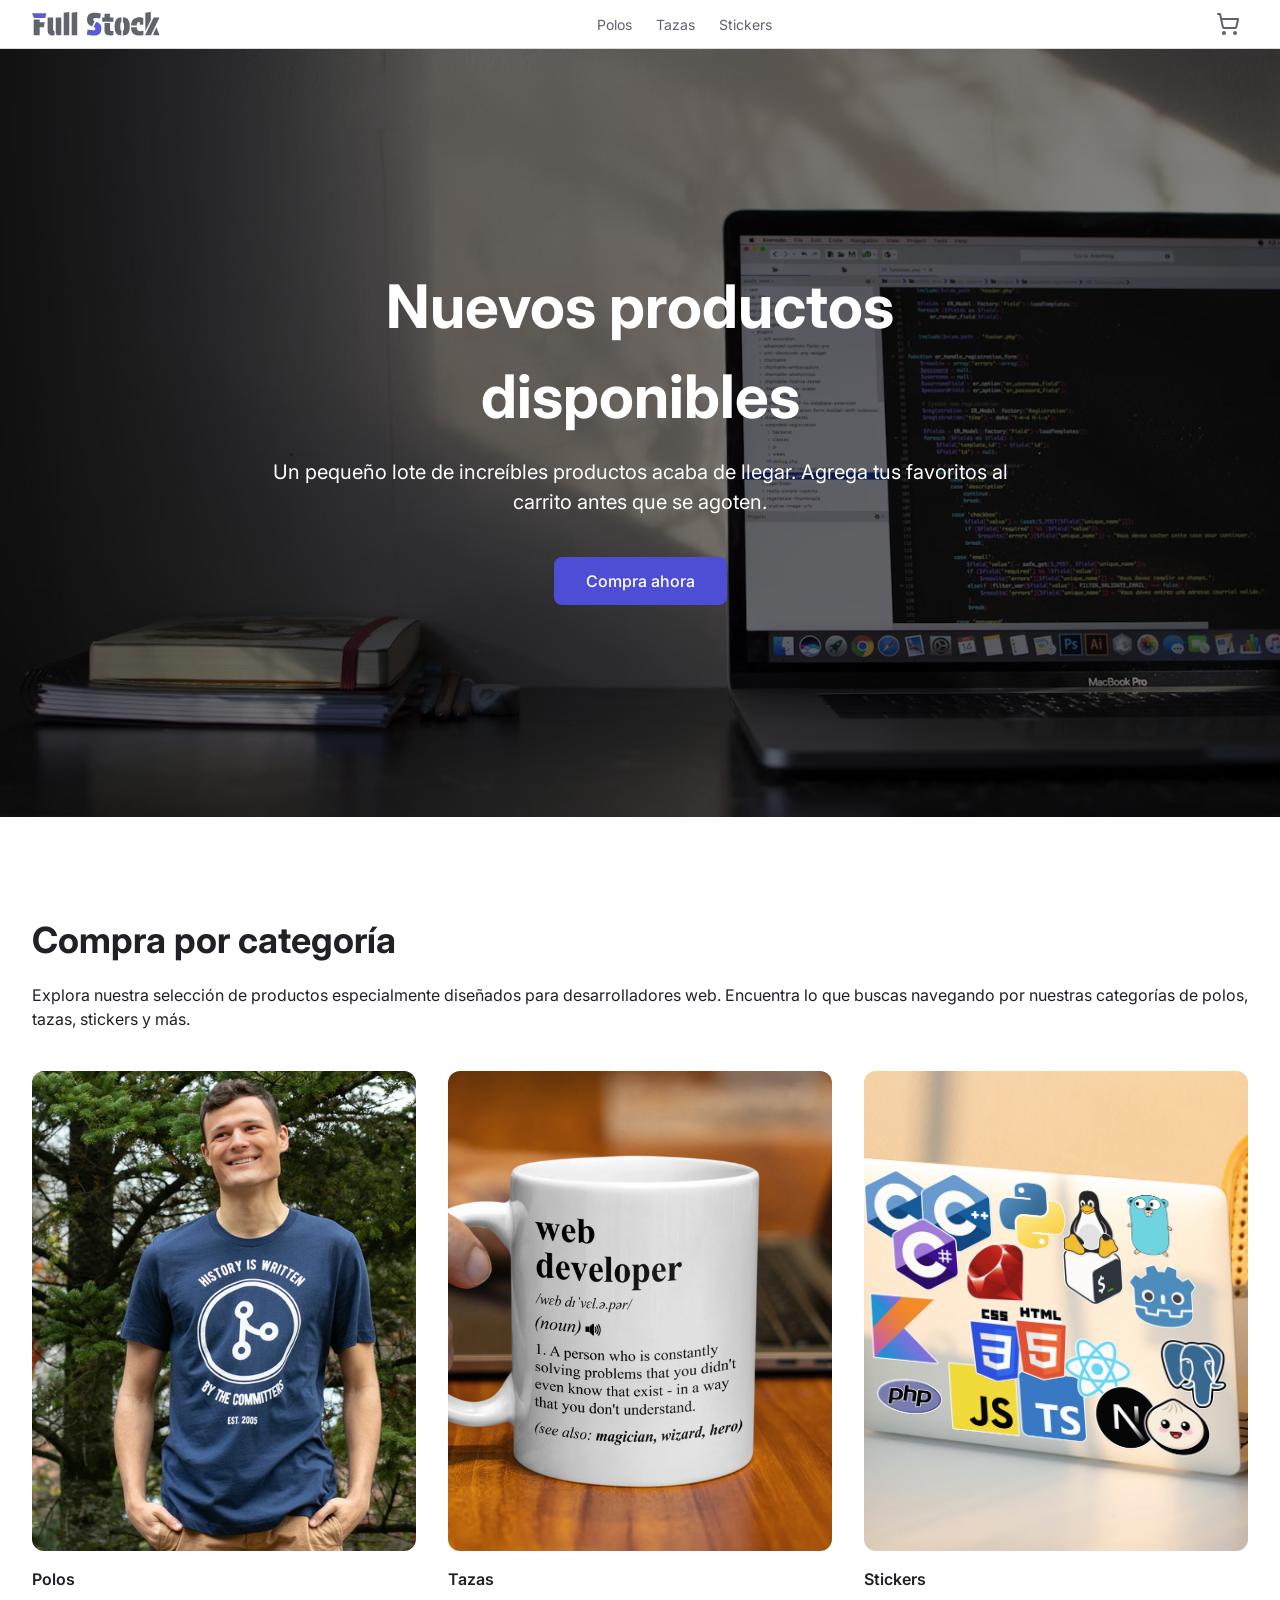
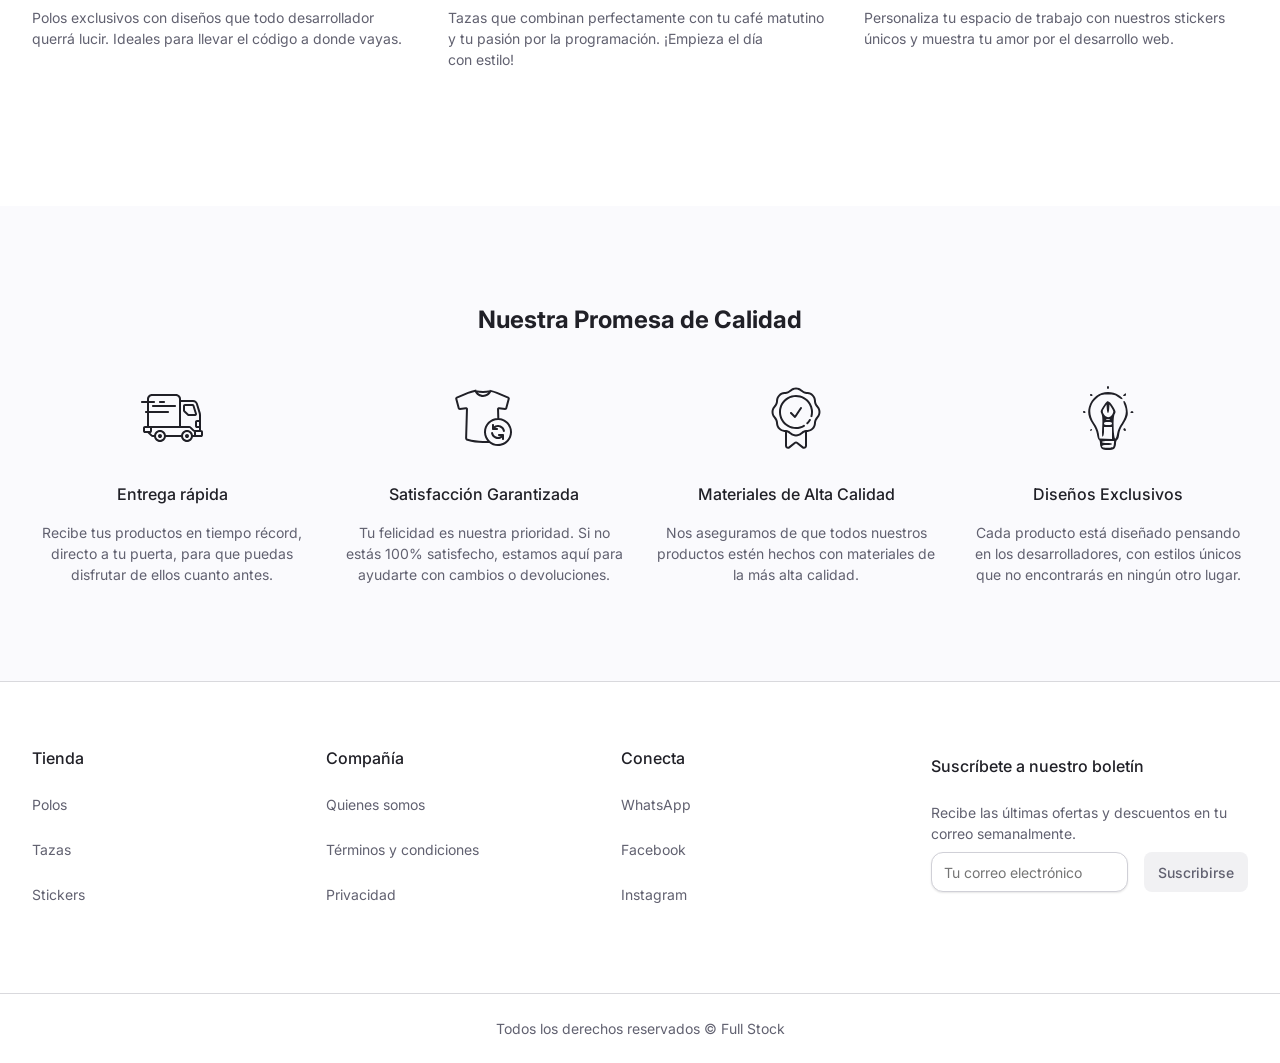
<file: index.html>
<!DOCTYPE html>
<html lang="es">
  <head>
    <meta charset="UTF-8" />
    <meta name="viewport" content="width=device-width, initial-scale=1.0" />
    <title>Full Stock | Inicio</title>
    <link rel="preconnect" href="https://fonts.googleapis.com" />
    <link rel="preconnect" href="https://fonts.gstatic.com" crossorigin />
    <link
      href="https://fonts.googleapis.com/css2?family=Inter:wght@100..900&display=swap"
      rel="stylesheet"
    />

    <link rel="stylesheet" href="./css/index.css" />
  </head>
  <body class="vertical-page-layout">
    <header class="header">
      <div class="container container--header">
        <a class="logo-container" href="./index.html">
          <img
            class="header__logo"
            src="./images/Full Stock.svg"
            alt="Logo de FullStock"
            width="128"
          />
        </a>
        <nav class="header__nav">
          <ul class="header__links">
            <li class="header__item header__item--polos">
              <a href="./category-catalog.html" class="header__link">Polos</a>
            </li>
            <li class="header__item header__item--tazas">
              <a href="./tazas.html" class="header__link">Tazas</a>
            </li>
            <li class="header__item header__item--stickers">
              <a href="./stickers.html" class="header__link">Stickers</a>
            </li>
          </ul>
        </nav>
        <button class="button button--ghost button--xl-icon">
          <svg
            width="24"
            height="24"
            viewBox="0 0 24 24"
            fill="none"
            xmlns="http://www.w3.org/2000/svg"
          >
            <path
              d="M2.05005 2.05005H4.05005L6.71005 14.47C6.80763 14.9249 7.06072 15.3315 7.42576 15.6199C7.7908 15.9083 8.24495 16.0604 8.71005 16.05H18.49C18.9452 16.0493 19.3865 15.8933 19.7411 15.6079C20.0956 15.3224 20.3422 14.9246 20.4401 14.48L22.09 7.05005H5.12005M9 21C9 21.5523 8.55228 22 8 22C7.44772 22 7 21.5523 7 21C7 20.4477 7.44772 20 8 20C8.55228 20 9 20.4477 9 21ZM20 21C20 21.5523 19.5523 22 19 22C18.4477 22 18 21.5523 18 21C18 20.4477 18.4477 20 19 20C19.5523 20 20 20.4477 20 21Z"
              stroke="currentColor"
              stroke-width="2"
              stroke-linecap="round"
              stroke-linejoin="round"
            />
          </svg>
        </button>
      </div>
    </header>

    <main>
      <section class="section hero">
        <div class="container container--hero">
          <h2 class="hero__title">Nuevos productos disponibles</h2>
          <p class="hero__copy">
            Un pequeño lote de increíbles productos acaba de llegar. Agrega tus
            favoritos al carrito antes que se agoten.
          </p>
          <a class="button button--xl button--hero" href="./polos.html">Compra ahora</a>
        </div>
      </section>
      <section class="section categories">
        <div class="container container--categories">
          <h1 class="categories__title">Compra por categoría</h1>
          <p>
            Explora nuestra selección de productos especialmente diseñados para
            desarrolladores web. Encuentra lo que buscas navegando por nuestras
            categorías de polos, tazas, stickers y más.
          </p>
          <div class="categories">
            <a href="#" class="category category--polos">
              <img
                class="category__image"
                src="./images/categoria_polos.png"
                alt="Joven con polo azul"
              />
              <h4 class="category__type">Polos</h4>
              <p>
                Polos exclusivos con diseños que todo desarrollador querrá
                lucir. Ideales para llevar el código a donde vayas.
              </p>
            </a>

            <a href="#" class="category category--tazas">
              <img
                class="category__image"
                src="./images/categoria_tazas.png"
                alt="Taza serigrafiada"
              />
              <h4 class="category__type">Tazas</h4>
              <p>
                Tazas que combinan perfectamente con tu café matutino y tu
                pasión por la programación. ¡Empieza el día con estilo!
              </p>
            </a>

            <a href="#" class="category category--stickers">
              <img
                class="category__image"
                src="./images/categoria_stickers.png"
                alt="Laptop con stickers de tecnologías"
              />
              <h4 class="category__type">Stickers</h4>
              <p>
                Personaliza tu espacio de trabajo con nuestros stickers únicos y
                muestra tu amor por el desarrollo web.
              </p>
            </a>
          </div>
        </div>
      </section>
      <section class="section features">
        <div class="container container--features">
          <h2 class="features__title">Nuestra Promesa de Calidad</h2>
          <div class="features__articles">
            <article class="feature">
              <svg
                width="64"
                height="64"
                viewBox="0 0 64 64"
                fill="none"
                xmlns="http://www.w3.org/2000/svg"
                class="feature-icon"
              >
                <path
                  d="M8 41H7V42H8V41ZM40 14C39.7348 14 39.4804 14.1054 39.2929 14.2929C39.1054 14.4804 39 14.7348 39 15C39 15.2652 39.1054 15.5196 39.2929 15.7071C39.4804 15.8946 39.7348 16 40 16V14ZM60 45V46H61V45H60ZM55 45V44H54V45H55ZM60 36C60.2652 36 60.5196 35.8946 60.7071 35.7071C60.8946 35.5196 61 35.2652 61 35C61 34.7348 60.8946 34.4804 60.7071 34.2929C60.5196 34.1054 60.2652 34 60 34V36ZM60 42C60.2652 42 60.5196 41.8946 60.7071 41.7071C60.8946 41.5196 61 41.2652 61 41C61 40.7348 60.8946 40.4804 60.7071 40.2929C60.5196 40.1054 60.2652 40 60 40V42ZM2 15C1.73478 15 1.48043 15.1054 1.29289 15.2929C1.10536 15.4804 1 15.7348 1 16C1 16.2652 1.10536 16.5196 1.29289 16.7071C1.48043 16.8946 1.73478 17 2 17V15ZM14 17C14.2652 17 14.5196 16.8946 14.7071 16.7071C14.8946 16.5196 15 16.2652 15 16C15 15.7348 14.8946 15.4804 14.7071 15.2929C14.5196 15.1054 14.2652 15 14 15V17ZM20 15C19.7348 15 19.4804 15.1054 19.2929 15.2929C19.1054 15.4804 19 15.7348 19 16C19 16.2652 19.1054 16.5196 19.2929 16.7071C19.4804 16.8946 19.7348 17 20 17V15ZM24 17C24.2652 17 24.5196 16.8946 24.7071 16.7071C24.8946 16.5196 25 16.2652 25 16C25 15.7348 24.8946 15.4804 24.7071 15.2929C24.5196 15.1054 24.2652 15 24 15V17ZM13 19C12.7348 19 12.4804 19.1054 12.2929 19.2929C12.1054 19.4804 12 19.7348 12 20C12 20.2652 12.1054 20.5196 12.2929 20.7071C12.4804 20.8946 12.7348 21 13 21V19ZM35 21C35.2652 21 35.5196 20.8946 35.7071 20.7071C35.8946 20.5196 36 20.2652 36 20C36 19.7348 35.8946 19.4804 35.7071 19.2929C35.5196 19.1054 35.2652 19 35 19V21ZM6 25C5.73478 25 5.48043 25.1054 5.29289 25.2929C5.10536 25.4804 5 25.7348 5 26C5 26.2652 5.10536 26.5196 5.29289 26.7071C5.48043 26.8946 5.73478 27 6 27V25ZM28 27C28.2652 27 28.5196 26.8946 28.7071 26.7071C28.8946 26.5196 29 26.2652 29 26C29 25.7348 28.8946 25.4804 28.7071 25.2929C28.5196 25.1054 28.2652 25 28 25V27ZM12 10H36V8H12V10ZM39 13V41H41V13H39ZM40 40H8V42H40V40ZM9 41V13H7V41H9ZM36 10C36.7957 10 37.5587 10.3161 38.1213 10.8787C38.6839 11.4413 39 12.2044 39 13H41C41 12.3434 40.8707 11.6932 40.6194 11.0866C40.3681 10.48 39.9998 9.92876 39.5355 9.46447C39.0712 9.00017 38.52 8.63188 37.9134 8.3806C37.3068 8.12933 36.6566 8 36 8V10ZM12 8C10.6739 8 9.40215 8.52678 8.46447 9.46447C7.52678 10.4021 7 11.6739 7 13H9C9 12.2044 9.31607 11.4413 9.87868 10.8787C10.4413 10.3161 11.2044 10 12 10V8ZM40 16H53.046V14H40V16ZM55.913 18.118L58.691 27.144L60.602 26.556L57.825 17.53L55.913 18.118ZM59 29.203V45H61V29.203H59ZM49.172 40H40V42H49.172V40ZM60 44H54.828V46H60V44ZM54.121 43.707L51.293 40.879L49.879 42.293L52.707 45.121L54.121 43.707ZM49.172 42C49.3035 41.9999 49.4327 42.0257 49.5542 42.076C49.6757 42.1263 49.786 42.2 49.879 42.293L51.293 40.879C50.7305 40.3164 49.9676 40.0002 49.172 40V42ZM58.691 27.144C58.8961 27.8111 59.0002 28.5051 59 29.203H61C61 28.306 60.866 27.413 60.602 26.556L58.691 27.144ZM54.828 44C54.5628 43.9999 54.3085 43.8946 54.121 43.707L52.707 45.121C53.2695 45.6836 54.0324 45.9998 54.828 46V44ZM53.046 16C53.6875 16.0001 54.3122 16.2058 54.8282 16.587C55.3442 16.9682 55.7244 17.5048 55.913 18.118L57.825 17.53C57.5106 16.5077 56.8766 15.6133 56.0163 14.9779C55.1559 14.3425 54.1145 13.9998 53.045 14V16H53.046ZM51 50C51 51.0609 50.5786 52.0783 49.8284 52.8284C49.0783 53.5786 48.0609 54 47 54V56C48.5913 56 50.1174 55.3679 51.2426 54.2426C52.3679 53.1174 53 51.5913 53 50H51ZM47 54C45.9391 54 44.9217 53.5786 44.1716 52.8284C43.4214 52.0783 43 51.0609 43 50H41C41 51.5913 41.6321 53.1174 42.7574 54.2426C43.8826 55.3679 45.4087 56 47 56V54ZM43 50C43 48.9391 43.4214 47.9217 44.1716 47.1716C44.9217 46.4214 45.9391 46 47 46V44C45.4087 44 43.8826 44.6321 42.7574 45.7574C41.6321 46.8826 41 48.4087 41 50H43ZM47 46C48.0609 46 49.0783 46.4214 49.8284 47.1716C50.5786 47.9217 51 48.9391 51 50H53C53 48.4087 52.3679 46.8826 51.2426 45.7574C50.1174 44.6321 48.5913 44 47 44V46ZM24 50C24 51.0609 23.5786 52.0783 22.8284 52.8284C22.0783 53.5786 21.0609 54 20 54V56C21.5913 56 23.1174 55.3679 24.2426 54.2426C25.3679 53.1174 26 51.5913 26 50H24ZM20 54C18.9391 54 17.9217 53.5786 17.1716 52.8284C16.4214 52.0783 16 51.0609 16 50H14C14 51.5913 14.6321 53.1174 15.7574 54.2426C16.8826 55.3679 18.4087 56 20 56V54ZM16 50C16 48.9391 16.4214 47.9217 17.1716 47.1716C17.9217 46.4214 18.9391 46 20 46V44C18.4087 44 16.8826 44.6321 15.7574 45.7574C14.6321 46.8826 14 48.4087 14 50H16ZM20 46C21.0609 46 22.0783 46.4214 22.8284 47.1716C23.5786 47.9217 24 48.9391 24 50H26C26 48.4087 25.3679 46.8826 24.2426 45.7574C23.1174 44.6321 21.5913 44 20 44V46ZM25 51H42V49H25V51ZM12.828 51H15V49H12.828V51ZM12.121 48.707L8.707 45.293L7.293 46.707L10.707 50.121L12.121 48.707ZM12.828 49C12.5628 48.9999 12.3085 48.8946 12.121 48.707L10.707 50.121C11.2695 50.6836 12.0324 50.9998 12.828 51V49ZM52 51H56V49H52V51ZM55 46H61V44H55V46ZM61 46V49H63V46H61ZM61 49H56V51H61V49ZM54 45V49H56V45H54ZM56 49H54C54 49.5304 54.2107 50.0391 54.5858 50.4142C54.9609 50.7893 55.4696 51 56 51V49ZM61 49V51C61.5304 51 62.0391 50.7893 62.4142 50.4142C62.7893 50.0391 63 49.5304 63 49H61ZM61 46H63C63 45.4696 62.7893 44.9609 62.4142 44.5858C62.0391 44.2107 61.5304 44 61 44V46ZM57 36H60V34H57V36ZM60 40H57V42H60V40ZM55 36V40H57V36H55ZM57 40H55C55 40.5304 55.2107 41.0391 55.5858 41.4142C55.9609 41.7893 56.4696 42 57 42V40ZM57 34C56.4696 34 55.9609 34.2107 55.5858 34.5858C55.2107 34.9609 55 35.4696 55 36H57V34ZM5 42H10V40H5V42ZM10 42V45H12V42H10ZM10 45H5V47H10V45ZM3 42V45H5V42H3ZM5 45H3C3 45.5304 3.21071 46.0391 3.58579 46.4142C3.96086 46.7893 4.46957 47 5 47V45ZM10 45V47C10.5304 47 11.0391 46.7893 11.4142 46.4142C11.7893 46.0391 12 45.5304 12 45H10ZM10 42H12C12 41.4696 11.7893 40.9609 11.4142 40.5858C11.0391 40.2107 10.5304 40 10 40V42ZM5 40C4.46957 40 3.96086 40.2107 3.58579 40.5858C3.21071 40.9609 3 41.4696 3 42H5V40ZM47 50V52C47.5304 52 48.0391 51.7893 48.4142 51.4142C48.7893 51.0391 49 50.5304 49 50H47ZM47 50H45C45 50.5304 45.2107 51.0391 45.5858 51.4142C45.9609 51.7893 46.4696 52 47 52V50ZM47 50V48C46.4696 48 45.9609 48.2107 45.5858 48.5858C45.2107 48.9609 45 49.4696 45 50H47ZM47 50H49C49 49.4696 48.7893 48.9609 48.4142 48.5858C48.0391 48.2107 47.5304 48 47 48V50ZM20 50V52C20.5304 52 21.0391 51.7893 21.4142 51.4142C21.7893 51.0391 22 50.5304 22 50H20ZM20 50H18C18 50.5304 18.2107 51.0391 18.5858 51.4142C18.9609 51.7893 19.4696 52 20 52V50ZM20 50V48C19.4696 48 18.9609 48.2107 18.5858 48.5858C18.2107 48.9609 18 49.4696 18 50H20ZM20 50H22C22 49.4696 21.7893 48.9609 21.4142 48.5858C21.0391 48.2107 20.5304 48 20 48V50ZM45 24.562V20H43V24.562H45ZM52.515 18H45V20H52.515V18ZM52.515 20L55.015 28L56.924 27.403L54.424 19.403L52.515 20ZM48.724 28L45 24.562L43.643 26.032L47.368 29.47L48.724 28ZM48.725 30H55.015V28H48.724L48.725 30ZM47.368 29.47C47.7374 29.8108 48.2225 30 48.725 30L48.724 28L47.368 29.47ZM55.015 28V30C55.3288 30 55.6381 29.9262 55.9181 29.7846C56.1981 29.6429 56.4408 29.4374 56.6266 29.1846C56.8125 28.9317 56.9362 28.6387 56.9879 28.3293C57.0395 28.0198 57.0177 27.7025 56.924 27.403L55.015 28ZM52.515 20L54.424 19.403C54.2969 18.9959 54.043 18.6411 53.6994 18.3885C53.3558 18.136 52.9415 17.9998 52.515 18V20ZM45 20V18C44.4696 18 43.9609 18.2107 43.5858 18.5858C43.2107 18.9609 43 19.4696 43 20H45ZM43 24.562C42.9999 24.8381 43.057 25.1113 43.1676 25.3643C43.2783 25.6173 43.4401 25.8446 43.643 26.032L45 24.562H43ZM2 17H14V15H2V17ZM20 17H24V15H20V17ZM13 21H35V19H13V21ZM6 27H28V25H6V27Z"
                  fill="currentColor"
                />
              </svg>

              <h4 class="feature-title">Entrega rápida</h4>
              <p class="feature-copy">
                Recibe tus productos en tiempo récord, directo a tu puerta, para
                que puedas disfrutar de ellos cuanto antes.
              </p>
            </article>
            <article class="feature">
              <svg
                width="64"
                height="64"
                viewBox="0 0 64 64"
                fill="none"
                xmlns="http://www.w3.org/2000/svg"
                class="feature-icon"
              >
                <path
                  d="M23.458 4.6721L24.4 4.3381L24.113 3.5271L23.268 3.6901L23.458 4.6721ZM38.472 4.8641L38.686 3.8871L37.846 3.7021L37.538 4.5051L38.472 4.8641ZM53.139 22.8901L53.015 23.8831L53.139 22.8911V22.8901ZM47 47.9981C46.7348 47.9981 46.4804 48.1035 46.2929 48.291C46.1054 48.4785 46 48.7329 46 48.9981C46 49.2633 46.1054 49.5177 46.2929 49.7052C46.4804 49.8927 46.7348 49.9981 47 49.9981V47.9981ZM51 48.9981H52C52 48.7329 51.8946 48.4785 51.7071 48.291C51.5196 48.1035 51.2652 47.9981 51 47.9981V48.9981ZM45 43.9981C45.2652 43.9981 45.5196 43.8927 45.7071 43.7052C45.8946 43.5177 46 43.2633 46 42.9981C46 42.7329 45.8946 42.4785 45.7071 42.291C45.5196 42.1035 45.2652 41.9981 45 41.9981V43.9981ZM41 42.9981H40C40 43.2633 40.1054 43.5177 40.2929 43.7052C40.4804 43.8927 40.7348 43.9981 41 43.9981V42.9981ZM50.93 45.1631C50.974 45.4247 51.1202 45.6582 51.3363 45.812C51.5525 45.9659 51.8209 46.0276 52.0825 45.9836C52.3441 45.9396 52.5776 45.7934 52.7314 45.5773C52.8853 45.3611 52.947 45.0927 52.903 44.8311L50.93 45.1631ZM41.07 46.8311C41.026 46.5695 40.8798 46.336 40.6637 46.1822C40.4475 46.0283 40.1791 45.9666 39.9175 46.0106C39.6559 46.0546 39.4224 46.2008 39.2686 46.4169C39.1147 46.6331 39.053 46.9015 39.097 47.1631L41.07 46.8311ZM50 52.9981C50 53.2633 50.1054 53.5177 50.2929 53.7052C50.4804 53.8927 50.7348 53.9981 51 53.9981C51.2652 53.9981 51.5196 53.8927 51.7071 53.7052C51.8946 53.5177 52 53.2633 52 52.9981H50ZM42 38.9981C42 38.7329 41.8946 38.4785 41.7071 38.291C41.5196 38.1035 41.2652 37.9981 41 37.9981C40.7348 37.9981 40.4804 38.1035 40.2929 38.291C40.1054 38.4785 40 38.7329 40 38.9981H42ZM16.476 7.8301C18.7845 6.85824 21.1877 6.12898 23.647 5.6541L23.268 3.6901C20.6726 4.19143 18.1363 4.96124 15.7 5.9871L16.476 7.8301ZM5.196 12.5801L16.476 7.8301L15.7 5.9871L4.42 10.7371L5.196 12.5801ZM7.736 21.8981L5.196 12.5801L3.266 13.1061L5.807 22.4231L7.736 21.8981ZM13.718 21.1511L7.736 21.8981L7.985 23.8821L13.966 23.1351L13.718 21.1511ZM15.118 51.9151L15.965 23.1951L13.966 23.1351L13.119 51.8551L15.119 51.9151H15.118ZM31 54.9981C25.8575 55.0027 20.7397 54.2864 15.796 52.8701L15.244 54.7921C20.3671 56.26 25.6707 57.0025 31 56.9981V54.9981ZM53.264 21.8981L47.282 21.1511L47.034 23.1351L53.015 23.8831L53.264 21.8981ZM55.804 12.5801L53.264 21.8981L55.193 22.4241L57.734 13.1061L55.804 12.5801ZM44.524 7.8301L55.804 12.5801L56.581 10.7371L45.301 5.9871L44.524 7.8301ZM38.257 5.8401C40.397 6.3101 42.495 6.9761 44.524 7.8301L45.301 5.9871C43.1647 5.08757 40.9499 4.38466 38.686 3.8871L38.257 5.8401ZM31 4.9981C28.6005 4.99971 26.209 4.72354 23.873 4.1751L23.415 6.1221C25.852 6.6951 28.391 6.9981 31 6.9981V4.9981ZM31 8.9981C29.6295 8.99831 28.289 8.59629 27.1448 7.84188C26.0005 7.08747 25.1028 6.01385 24.563 4.7541L22.725 5.5431C23.4192 7.16235 24.5732 8.54231 26.0442 9.51197C27.5151 10.4816 29.2382 10.9983 31 10.9981V8.9981ZM24.563 4.7541C24.5042 4.61721 24.4499 4.47847 24.4 4.3381L22.515 5.0061C22.58 5.1881 22.65 5.3661 22.725 5.5431L24.563 4.7541ZM38.127 4.1751C35.791 4.72352 33.3995 4.99969 31 4.9981V6.9981C33.609 6.9981 36.148 6.6951 38.585 6.1221L38.127 4.1751ZM37.538 4.5051C37.5063 4.58907 37.4719 4.67242 37.437 4.7551L39.275 5.5431C39.32 5.4371 39.364 5.3301 39.405 5.2221L37.538 4.5051ZM37.437 4.7551C36.8969 6.01448 35.9991 7.08768 34.8548 7.84171C33.7106 8.59575 32.3703 8.99747 31 8.9971V10.9971C34.714 10.9971 37.9 8.7481 39.275 5.5421L37.437 4.7531V4.7551ZM57.734 13.1061C57.8617 12.6384 57.8152 12.1403 57.6031 11.7043C57.391 11.2684 57.0278 10.9243 56.581 10.7361L55.804 12.5801L57.734 13.1061ZM53.015 23.8831C53.4929 23.9429 53.9763 23.8282 54.3764 23.5602C54.7765 23.2922 55.0665 22.8888 55.193 22.4241L53.264 21.8981L53.015 23.8831ZM47.034 23.1351L47.282 21.1511C46.9957 21.1153 46.7051 21.1419 46.4301 21.2291C46.1551 21.3162 45.9022 21.4618 45.6887 21.6559C45.4753 21.85 45.3063 22.0879 45.1935 22.3534C45.0806 22.6189 45.0266 22.9057 45.035 23.1941L47.034 23.1351ZM13.119 51.8551C13.08 53.1891 13.93 54.4151 15.244 54.7921L15.796 52.8701C15.5929 52.8089 15.416 52.6818 15.2932 52.5089C15.1704 52.3359 15.1088 52.127 15.118 51.9151L13.119 51.8551ZM13.966 23.1351L15.965 23.1951C15.9736 22.9065 15.9206 22.6196 15.8078 22.3538C15.695 22.0881 15.526 21.85 15.3124 21.6558C15.0988 21.4616 14.8457 21.3159 14.5705 21.2288C14.2953 21.1417 14.0044 21.1152 13.718 21.1511L13.966 23.1351ZM5.807 22.4251C5.93375 22.8896 6.2238 23.2928 6.62389 23.5606C7.02399 23.8284 7.50727 23.9419 7.985 23.8821L7.736 21.8981L5.807 22.4251ZM4.419 10.7361C3.97222 10.9243 3.60999 11.2684 3.39791 11.7043C3.18582 12.1403 3.1383 12.6384 3.266 13.1061L5.197 12.5791L4.419 10.7361ZM58 45.9981C58 52.6261 52.627 57.9981 46 57.9981V59.9981C53.732 59.9981 60 53.7301 60 45.9981H58ZM34 45.9981C34 39.3711 39.373 33.9981 46 33.9981V31.9981C38.268 31.9981 32 38.2661 32 45.9981H34ZM46 33.9981C46.1 33.9981 46.2 33.9991 46.3 34.0021L46.349 32.0021C46.2327 31.9993 46.1163 31.998 46 31.9981V33.9981ZM46.3 34.0021C52.789 34.1601 58 39.4701 58 45.9981H60C60 38.3831 53.92 32.1881 46.349 32.0021L46.3 34.0021ZM45.035 23.1941L45.325 33.0321L47.324 32.9721L47.034 23.1351L45.035 23.1941ZM46 57.9981C42.907 57.9981 40.089 56.8281 37.96 54.9071L36.62 56.3911C39.1901 58.7169 42.5338 60.0027 46 59.9981V57.9981ZM37.96 54.9071C36.7117 53.7832 35.7139 52.4091 35.0316 50.8742C34.3493 49.3392 33.9979 47.6778 34 45.9981H32C32 50.1221 33.784 53.8301 36.62 56.3911L37.96 54.9071ZM37.179 54.6551C35.151 54.8821 33.089 54.9981 31 54.9981V56.9981C33.164 56.9981 35.3 56.8781 37.401 56.6431L37.179 54.6551ZM47 49.9981H51V47.9981H47V49.9981ZM45 41.9981H41V43.9981H45V41.9981ZM49.536 49.5341C49.0717 49.9985 48.5204 50.3669 47.9137 50.6183C47.307 50.8697 46.6567 50.999 46 50.999C45.3433 50.999 44.693 50.8697 44.0863 50.6183C43.4796 50.3669 42.9283 49.9985 42.464 49.5341L41.05 50.9481C41.7 51.5982 42.4717 52.1139 43.3211 52.4657C44.1704 52.8175 45.0807 52.9986 46 52.9986C46.9193 52.9986 47.8296 52.8175 48.679 52.4657C49.5283 52.1139 50.3 51.5982 50.95 50.9481L49.536 49.5341ZM42.464 42.4631C42.9283 41.9987 43.4796 41.6302 44.0863 41.3789C44.693 41.1275 45.3433 40.9982 46 40.9982C46.6567 40.9982 47.307 41.1275 47.9137 41.3789C48.5204 41.6302 49.0717 41.9977 49.536 42.4621L50.95 41.0481C50.3 40.398 49.5283 39.8823 48.679 39.5305C47.8296 39.1787 46.9193 38.9976 46 38.9976C45.0807 38.9976 44.1704 39.1787 43.3211 39.5305C42.4717 39.8823 41.7 40.397 41.05 41.0471L42.464 42.4631ZM49.536 42.4621C50.271 43.1946 50.7584 44.1397 50.93 45.1631L52.903 44.8331C52.6627 43.3986 51.9798 42.0752 50.95 41.0481L49.536 42.4621ZM42.464 49.5341C41.729 48.8016 41.2415 47.8565 41.07 46.8331L39.097 47.1631C39.3373 48.5976 40.0202 49.921 41.05 50.9481L42.464 49.5341ZM50.167 48.7631C49.987 49.0351 49.777 49.2941 49.536 49.5341L50.95 50.9481C51.2794 50.6189 51.5751 50.2578 51.833 49.8701L50.167 48.7631ZM50 48.9981V49.3171H52V48.9981H50ZM50 49.3171V52.9981H52V49.3171H50ZM41.833 43.2331C42.013 42.9621 42.222 42.7031 42.464 42.4631L41.05 41.0471C40.715 41.3821 40.421 41.7441 40.167 42.1261L41.833 43.2331ZM42 42.9981V42.6791H40V43.0001H42V42.9981ZM42 42.6791V39.0001H40V42.6791H42Z"
                  fill="currentColor"
                />
              </svg>
              <h4 class="feature-title">Satisfacción Garantizada</h4>
              <p class="feature-copy">
                Tu felicidad es nuestra prioridad. Si no estás 100% satisfecho,
                estamos aquí para ayudarte con cambios o devoluciones.
              </p>
            </article>
            <article class="feature">
              <svg
                width="64"
                height="64"
                viewBox="0 0 64 64"
                fill="none"
                xmlns="http://www.w3.org/2000/svg"
                class="feature-icon"
              >
                <path
                  d="M38.75 61.4009L38.126 62.1819L38.751 61.4019L38.75 61.4009ZM33.25 57.0009L33.874 56.2189L33.249 56.9999L33.25 57.0009ZM30.75 57.0009L30.126 56.2189L30.751 56.9999L30.75 57.0009ZM21.459 6.99088L21.379 5.99288L21.459 6.98988V6.99088ZM11.104 20.0119L10.343 19.3629L11.103 20.0129L11.104 20.0119ZM12.989 15.4589L11.993 15.3799L12.989 15.4599V15.4589ZM10.422 31.1889L11.183 30.5409L10.423 31.1899L10.422 31.1889ZM10.422 20.8119L11.183 21.4599L10.423 20.8119H10.422ZM11.104 31.9899L10.343 32.6379L11.103 31.9899H11.104ZM37.989 46.8969L38.638 47.6579L37.988 46.8979L37.989 46.8969ZM52.897 20.0119L53.657 19.3629L52.897 20.0129V20.0119ZM42.002 45.0729L41.854 44.0839L42.001 45.0739L42.002 45.0729ZM22.002 45.0729L22.148 44.0839L22.001 45.0739L22.002 45.0729ZM27.708 26.2929C27.5204 26.1054 27.2659 26.0001 27.0006 26.0002C26.7354 26.0003 26.481 26.1057 26.2935 26.2934C26.106 26.481 26.0007 26.7355 26.0008 27.0007C26.0009 27.266 26.1064 27.5204 26.294 27.7079L27.708 26.2939V26.2929ZM31 31.0019L30.293 31.7089C30.3976 31.8137 30.5242 31.8939 30.6635 31.9439C30.8029 31.9938 30.9517 32.0122 31.099 31.9976C31.2463 31.9831 31.3886 31.936 31.5155 31.8598C31.6425 31.7836 31.7509 31.6801 31.833 31.5569L31 30.9999V31.0019ZM37.832 22.5559C37.9076 22.4467 37.9606 22.3235 37.9881 22.1936C38.0155 22.0637 38.0168 21.9296 37.9919 21.7992C37.967 21.6687 37.9164 21.5446 37.8429 21.4339C37.7695 21.3233 37.6748 21.2284 37.5643 21.1547C37.4538 21.0811 37.3297 21.0302 37.1993 21.005C37.0689 20.9798 36.9349 20.9808 36.8049 21.008C36.6749 21.0352 36.5516 21.088 36.4423 21.1634C36.3329 21.2387 36.2397 21.3351 36.168 21.4469L37.832 22.5559ZM40.5 40.7239C40.7278 40.5903 40.8935 40.3721 40.961 40.1168C41.0285 39.8615 40.9923 39.5899 40.8603 39.3612C40.7282 39.1325 40.5111 38.9653 40.2563 38.8961C40.0014 38.8269 39.7296 38.8614 39.5 38.9919L40.5 40.7239ZM46.489 29.8829C46.455 30.0097 46.4463 30.1421 46.4634 30.2723C46.4805 30.4025 46.5231 30.5281 46.5888 30.6418C46.6544 30.7556 46.7419 30.8553 46.846 30.9352C46.9502 31.0152 47.0691 31.0739 47.196 31.1079C47.3229 31.1419 47.4552 31.1506 47.5854 31.1335C47.7156 31.1163 47.8412 31.0737 47.9549 31.0081C48.0687 30.9424 48.1684 30.855 48.2484 30.7508C48.3283 30.6467 48.387 30.5277 48.421 30.4009L46.489 29.8829ZM46.725 34.5009C46.7926 34.387 46.8369 34.2608 46.8554 34.1297C46.8738 33.9985 46.8661 33.865 46.8325 33.7369C46.7989 33.6088 46.7402 33.4886 46.6598 33.3834C46.5794 33.2781 46.4789 33.1899 46.3642 33.1238C46.2494 33.0577 46.1227 33.0151 45.9913 32.9984C45.8599 32.9816 45.7265 32.9912 45.5988 33.0265C45.4712 33.0617 45.3518 33.122 45.2476 33.2038C45.1434 33.2856 45.0566 33.3872 44.992 33.5029L46.725 34.5009ZM42.61 36.6099C42.4277 36.7984 42.3267 37.0509 42.3288 37.3131C42.3309 37.5753 42.4359 37.8262 42.6212 38.0117C42.8065 38.1973 43.0572 38.3026 43.3194 38.3051C43.5816 38.3075 43.8343 38.2069 44.023 38.0249L42.61 36.6099ZM39.375 60.6199L33.875 56.2199L32.625 57.7809L38.126 62.1819L39.375 60.6199ZM30.126 56.2189L24.625 60.6199L25.874 62.1819L31.375 57.7819L30.126 56.2189ZM33.875 56.2199C33.3431 55.7944 32.6812 55.5626 32 55.5626C31.3188 55.5626 30.6579 55.7934 30.126 56.2189L31.376 57.7809C31.5533 57.6391 31.7735 57.5619 32.0005 57.5619C32.2275 57.5619 32.4477 57.6391 32.625 57.7809L33.875 56.2199ZM24.625 60.6199C24.478 60.7373 24.2998 60.8109 24.1128 60.8321C23.9258 60.8533 23.7367 60.8213 23.567 60.7399C23.3974 60.6584 23.2542 60.5307 23.1539 60.3715C23.0536 60.2123 23.0003 60.0281 23 59.8399H21C21 62.3549 23.91 63.7539 25.874 62.1819L24.625 60.6199ZM38.126 62.1819C40.09 63.7539 43 62.3549 43 59.8399H41C40.9999 60.0282 40.9466 60.2127 40.8462 60.3721C40.7459 60.5315 40.6025 60.6593 40.4327 60.7408C40.2629 60.8223 40.0736 60.8542 39.8864 60.8328C39.6993 60.8114 39.522 60.7376 39.375 60.6199L38.126 62.1819ZM36.54 5.18388L37.341 5.86588L38.637 4.34288L37.837 3.66188L36.54 5.18388ZM42.462 7.98688L43.509 8.07088L43.669 6.07688L42.62 5.99288L42.462 7.98688ZM49.93 14.4919L50.014 15.5389L52.008 15.3799L51.924 14.3319L49.93 14.4919ZM52.135 20.6609L52.817 21.4609L54.339 20.1629L53.657 19.3629L52.135 20.6609ZM52.817 30.5409L52.135 31.3409L53.658 32.6379L54.339 31.8379L52.817 30.5409ZM50.014 36.4619L49.93 37.5099L51.924 37.6699L52.008 36.6219L50.014 36.4619ZM43.509 43.9309L42.461 44.0149L42.621 46.0079L43.669 45.9249L43.509 43.9309ZM37.34 46.1359L36.54 46.8179L37.838 48.3399L38.638 47.6579L37.34 46.1359ZM27.46 46.8179L26.66 46.1369L25.363 47.6579L26.163 48.3399L27.46 46.8179ZM21.539 44.0149L20.491 43.9309L20.331 45.9249L21.379 46.0079L21.539 44.0149ZM14.07 37.5099L13.986 36.4629L11.993 36.6219L12.076 37.6689L14.07 37.5099ZM11.865 31.3409L11.183 30.5409L9.661 31.8379L10.343 32.6379L11.865 31.3409ZM11.183 21.4609L11.865 20.6609L10.343 19.3629L9.661 20.1629L11.183 21.4599V21.4609ZM13.986 15.5389L14.07 14.4919L12.076 14.3319L11.993 15.3799L13.986 15.5399V15.5389ZM20.491 8.07088L21.538 7.98688L21.379 5.99288L20.332 6.07688L20.491 8.07088ZM26.66 5.86588L27.46 5.18388L26.163 3.66188L25.363 4.34388L26.66 5.86588ZM21.538 7.98688C23.426 7.83643 25.2184 7.09421 26.66 5.86588L25.363 4.34388C24.2417 5.29941 22.8475 5.87582 21.379 5.99288L21.538 7.98688ZM14.07 14.4919C14.2023 12.8332 14.9212 11.2759 16.0977 10.0993C17.2742 8.92259 18.8324 8.20348 20.491 8.07088L20.332 6.07688C18.1992 6.24696 16.1968 7.17127 14.6839 8.68406C13.1709 10.1968 12.2463 12.1991 12.076 14.3319L14.07 14.4919ZM11.865 20.6609C13.0933 19.2193 13.8355 17.4269 13.986 15.5389L11.993 15.3799C11.8757 16.8481 11.2983 18.2419 10.343 19.3629L11.865 20.6609ZM11.183 30.5409C10.1038 29.2744 9.51108 27.6648 9.51108 26.0009C9.51108 24.3369 10.1038 22.7274 11.183 21.4609L9.661 20.1629C8.27328 21.7913 7.51108 23.8609 7.51108 26.0004C7.51108 28.1399 8.27328 30.2094 9.661 31.8379L11.183 30.5409ZM13.986 36.4629C13.8355 34.5749 13.0933 32.7825 11.865 31.3409L10.343 32.6379C11.2985 33.7592 11.8759 35.1533 11.993 36.6219L13.986 36.4629ZM20.491 43.9309C18.8323 43.7985 17.275 43.0797 16.0984 41.9032C14.9217 40.7267 14.2026 39.1695 14.07 37.5109L12.076 37.6689C12.2461 39.8018 13.1706 41.8043 14.6835 43.3173C16.1965 44.8303 18.1991 45.7548 20.332 45.9249L20.491 43.9309ZM36.54 46.8179C35.2734 47.8973 33.6647 48.4902 32.0005 48.4902C30.3363 48.4902 28.7266 47.8973 27.46 46.8179L26.163 48.3399C27.7914 49.7276 29.861 50.4898 32.0005 50.4898C34.14 50.4898 36.2096 49.7276 37.838 48.3399L36.54 46.8179ZM49.93 37.5099C49.7976 39.1689 49.0794 40.7264 47.9025 41.9031C46.7257 43.0798 45.168 43.7987 43.509 43.9309L43.669 45.9249C45.8017 45.7545 47.804 44.83 49.3168 43.317C50.8296 41.8041 51.7539 39.8026 51.924 37.6699L49.93 37.5099ZM52.135 31.3409C50.9067 32.7825 50.1645 34.5739 50.014 36.4619L52.008 36.6219C52.1251 35.1533 52.7025 33.7592 53.658 32.6379L52.135 31.3409ZM52.817 21.4609C53.8962 22.7274 54.4889 24.3369 54.4889 26.0009C54.4889 27.6648 53.8962 29.2744 52.817 30.5409L54.339 31.8379C55.7267 30.2094 56.4889 28.1399 56.4889 26.0004C56.4889 23.8609 55.7267 21.7913 54.339 20.1629L52.817 21.4599V21.4609ZM50.014 15.5389C50.1645 17.4269 50.9067 19.2193 52.135 20.6609L53.657 19.3629C52.7017 18.2419 52.1253 16.8481 52.008 15.3799L50.014 15.5399V15.5389ZM43.509 8.07088C45.1677 8.20322 46.7249 8.92208 47.9016 10.0986C49.0783 11.2751 49.7974 12.8332 49.93 14.4919L51.924 14.3319C51.7537 12.1993 50.8293 10.1971 49.3165 8.68436C47.8038 7.1716 45.8016 6.24719 43.669 6.07688L43.509 8.07088ZM37.341 5.86588C38.7826 7.09421 40.574 7.83643 42.462 7.98688L42.62 5.99288C41.1518 5.87561 39.758 5.29822 38.637 4.34288L37.341 5.86588ZM37.837 3.66188C36.2086 2.27416 34.14 1.51196 32.0005 1.51196C29.861 1.51196 27.7914 2.27416 26.163 3.66188L27.46 5.18388C28.7265 4.10469 30.3361 3.51196 32 3.51196C33.6639 3.51196 35.2735 4.10469 36.54 5.18388L37.837 3.66188ZM42.461 44.0149C42.257 44.0309 42.055 44.0549 41.852 44.0849L42.147 46.0619C42.304 46.0389 42.462 46.0209 42.621 46.0079L42.461 44.0149ZM41.852 44.0849C40.1857 44.3328 38.6224 45.0434 37.34 46.1359L38.638 47.6579C39.6355 46.8078 40.8507 46.2548 42.147 46.0619L41.854 44.0839L41.852 44.0849ZM41 45.0729V59.8399H43V45.0729H41ZM26.66 46.1369C25.3774 45.0439 23.8138 44.3319 22.147 44.0839L21.853 46.0619C23.1493 46.2548 24.3655 46.8078 25.363 47.6579L26.66 46.1369ZM22.147 44.0839C21.9448 44.0536 21.7417 44.0303 21.538 44.0139L21.379 46.0079C21.539 46.0209 21.696 46.0389 21.853 46.0619L22.147 44.0839ZM23 59.8399V45.0729H21V59.8399H23ZM26.293 27.7079L30.293 31.7089L31.707 30.2939L27.708 26.2939L26.293 27.7079ZM31.833 31.5569L37.832 22.5559L36.168 21.4459L30.168 30.4459L31.832 31.5559L31.833 31.5569ZM39.5 38.9899C32.326 43.1319 23.152 40.6739 19.01 33.4999L17.278 34.4999C21.972 42.6299 32.369 45.4169 40.5 40.7219L39.5 38.9899ZM19.01 33.4999C14.868 26.3249 17.326 17.1519 24.5 13.0099L23.5 11.2769C15.37 15.9719 12.583 26.3689 17.278 34.4999L19.01 33.4999ZM24.5 13.0099C31.674 8.86688 40.848 11.3249 44.99 18.4999L46.722 17.5009C42.028 9.37088 31.632 6.58288 23.5 11.2769L24.5 13.0099ZM44.99 18.4999C45.9775 20.2047 46.6183 22.0879 46.8756 24.0413C47.1328 25.9946 47.0015 27.9805 46.489 29.8829L48.421 30.4009C49.0015 28.2447 49.1502 25.9942 48.8586 23.7804C48.567 21.5666 47.8409 19.4332 46.722 17.5009L44.99 18.4999ZM44.992 33.5029C44.3381 34.6388 43.5372 35.6835 42.61 36.6099L44.023 38.0239C45.0747 36.9731 45.9832 35.7892 46.725 34.5009L44.992 33.5029Z"
                  fill="currentColor"
                />
              </svg>
              <h4 class="feature-title">Materiales de Alta Calidad</h4>
              <p class="feature-copy">
                Nos aseguramos de que todos nuestros productos estén hechos con
                materiales de la más alta calidad.
              </p>
            </article>
            <article class="feature">
              <svg
                width="51"
                height="64"
                viewBox="0 0 51 64"
                fill="none"
                xmlns="http://www.w3.org/2000/svg"
                class="feature-icon"
              >
                <g clip-path="url(#clip0_971_499)">
                  <path
                    d="M18.5665 62.412C17.7025 61.548 16.9956 59.336 16.9956 57.4966C16.9956 55.6573 16.4935 53.985 15.8799 53.7804C15.2663 53.5758 14.3995 51.1011 13.9537 48.281C13.4381 45.0196 11.8551 41.281 9.60415 38.0087C5.31992 31.7805 4.29411 27.0771 5.90574 21.0513C9.49524 7.63059 24.5203 1.78821 35.9659 9.36258C38.2181 10.853 39.7921 12.507 39.4637 13.0383C39.1326 13.5741 37.2592 12.7782 35.257 11.251C32.1535 8.88382 30.7143 8.49775 24.9934 8.49775C19.196 8.49775 17.8517 8.86982 14.5495 11.3885C6.13592 17.8059 4.926 28.0138 11.4554 37.4941C13.8353 40.9497 15.3845 44.5541 15.8273 47.6661L16.5132 52.4861L22.7528 52.7837L28.9923 53.0813V47.0352V40.9891H24.9934H20.9945V45.4289C20.9945 47.8708 20.4813 50.1859 19.854 50.5735C19.0157 51.0916 18.8505 48.5251 19.2302 40.8852C19.6061 33.3227 19.3835 29.7785 18.4128 27.8728C17.2038 25.4991 17.3468 24.8309 19.9386 20.7441C21.5115 18.2639 23.312 15.9172 23.9397 15.5292C25.4924 14.5696 27.6255 16.5129 30.6106 21.6065C32.8807 25.4801 32.9791 26.0917 31.6697 28.1845C29.8657 31.068 30.5024 53.3157 32.3711 52.6928C32.9866 52.4876 33.7951 50.1882 34.1678 47.5829C34.5994 44.5654 36.1833 40.9036 38.5314 37.4941C42.9685 31.0517 43.956 25.245 41.5812 19.5611C40.6913 17.4313 40.2015 15.4504 40.4928 15.1591C42.443 13.209 45.5906 23.9677 44.6058 29.2173C44.2295 31.2229 42.2865 35.2409 40.288 38.1462C37.7131 41.8896 36.5183 44.845 36.1873 48.2905C35.9161 51.1127 35.1477 53.3721 34.3557 53.676C33.5819 53.9729 32.9913 55.6371 32.9913 57.5203C32.9913 59.3467 32.2843 61.548 31.4203 62.412C29.303 64.5293 20.6838 64.5293 18.5665 62.412ZM30.8052 58.2345L31.1185 54.9854H25.0567C21.682 54.9854 18.995 55.4286 18.995 55.9852C18.995 56.535 21.2444 56.9849 23.9937 56.9849C26.743 56.9849 28.9923 57.4348 28.9923 57.9846C28.9923 58.5345 26.743 58.9844 23.9937 58.9844C19.3069 58.9844 18.0344 59.69 19.7064 61.362C20.0977 61.7532 22.6844 61.9407 25.4549 61.7786C30.3361 61.4928 30.5016 61.3832 30.8052 58.2345ZM28.9923 37.4901C28.9923 36.407 27.8816 35.9904 24.9934 35.9904C22.1053 35.9904 20.9945 36.407 20.9945 37.4901C20.9945 38.5731 22.1053 38.9897 24.9934 38.9897C27.8816 38.9897 28.9923 38.5731 28.9923 37.4901ZM26.7429 33.3018C25.7807 33.0505 24.2061 33.0505 23.2439 33.3018C22.2816 33.5532 23.069 33.759 24.9934 33.759C26.9179 33.759 27.7052 33.5533 26.7429 33.3018ZM29.3914 28.1876C30.7172 25.6236 30.6552 25.0885 28.6672 21.9393L26.493 18.4951L26.1856 22.744C26.0164 25.0809 25.4801 26.9928 24.9934 26.9928C24.5068 26.9928 23.9703 25.0809 23.8012 22.744L23.4938 18.4951L21.3748 21.8521C19.4411 24.9155 19.3819 25.4618 20.6983 28.1004C22.7049 32.1229 27.3324 32.1693 29.3914 28.1876ZM7.14814 44.0383C7.57773 42.7495 8.94898 42.518 9.07262 43.7134C9.11371 44.112 8.60774 44.6181 7.94792 44.8381C7.28808 45.058 6.92818 44.6981 7.14814 44.0383ZM40.532 44.0582C39.8491 42.9532 41.4262 41.7601 42.3493 42.6833C43.2999 43.6338 43.1227 44.9888 42.0479 44.9888C41.5305 44.9888 40.8483 44.57 40.532 44.0582ZM1.52588e-05 25.9938C1.52588e-05 25.444 0.423378 24.9941 0.940762 24.9941C1.45817 24.9941 2.15953 25.444 2.49937 25.9938C2.83918 26.5437 2.41576 26.9936 1.55862 26.9936C0.701398 26.9936 1.52588e-05 26.5437 1.52588e-05 25.9938ZM47.7873 25.794C48.7204 24.8609 49.2537 24.8609 50.1867 25.794C51.1198 26.7271 50.8532 26.9937 48.987 26.9937C47.1209 26.9937 46.8543 26.727 47.7873 25.794ZM6.99818 8.99758C6.99818 8.44772 7.42152 7.99787 7.93893 7.99787C8.45631 7.99787 9.15768 8.44772 9.49749 8.99758C9.83733 9.54744 9.4139 9.99733 8.55679 9.99733C7.69953 9.99733 6.99818 9.54744 6.99818 8.99758ZM39.9894 9.61987C39.9894 9.41215 40.6642 8.6824 41.489 7.99787C42.7172 6.97858 42.9886 7.04689 42.9886 8.37533C42.9886 9.26744 42.3138 9.99733 41.489 9.99733C40.6642 9.99733 39.9894 9.82757 39.9894 9.61987ZM23.9937 1.49958C23.9937 0.674806 24.4436 0 24.9934 0C25.5433 0 25.9931 0.674806 25.9931 1.49958C25.9931 2.32436 25.5433 2.99921 24.9934 2.99921C24.4436 2.99921 23.9937 2.32436 23.9937 1.49958Z"
                    fill="currentColor"
                  />
                </g>
                <defs>
                  <clipPath id="clip0_971_499">
                    <rect width="50.7095" height="64" fill="white" />
                  </clipPath>
                </defs>
              </svg>
              <h4 class="feature-title">Diseños Exclusivos</h4>
              <p class="feature-copy">
                Cada producto está diseñado pensando en los desarrolladores, con
                estilos únicos que no encontrarás en ningún otro lugar.
              </p>
            </article>
          </div>
        </div>
      </section>
    </main>

    <footer class="footer">
      <section class="section-sm container footer__main-container">
        <nav class="footer__nav">
          <div class="footer__nav-column">
            <h4 class="footer__nav-title">Tienda</h4>
            <ul class="footer__links">
              <li class="footer__link"><a href="./polos.html">Polos</a></li>
              <li class="footer__link"><a href="./tazas.html">Tazas</a></li>
              <li class="footer__link">
                <a href="./stickers.html">Stickers</a>
              </li>
            </ul>
          </div>

          <div class="footer__nav-column">
            <h4 class="footer__nav-title">Compañía</h4>
            <ul class="footer__links">
              <li class="footer__link">
                <a href="./about.html">Quienes somos</a>
              </li>
              <li class="footer__link">
                <a href="./terms.html">Términos y condiciones</a>
              </li>
              <li class="footer__link">
                <a href="./privacy.html">Privacidad</a>
              </li>
            </ul>
          </div>

          <div class="footer__nav-column">
            <h4 class="footer__nav-title">Conecta</h4>
            <ul class="footer__links">
              <li class="footer__link"><a href="#">WhatsApp</a></li>
              <li class="footer__link"><a href="#">Facebook</a></li>
              <li class="footer__link"><a href="#">Instagram</a></li>
            </ul>
          </div>
        </nav>

        <div class="footer__boletin">
          <h4 class="footer__boletin-title">Suscríbete a nuestro boletín</h4>
          <p class="footer__copy">
            Recibe las últimas ofertas y descuentos en tu correo semanalmente.
          </p>
          <form class="form form--footer-newsletter">
            <div class="footer__input-container">
              <label for="footer__input-email" class="sr-only"
                >Correo electrónico</label
              >
              <input
                type="email"
                class="input input--footer-newsletter"
                id="footer__input-email"
                name="footer__input-email"
                placeholder="Tu correo electrónico"
              />
            </div>
            <button class="button button--lg button--secondary">
              Suscribirse
            </button>
          </form>
        </div>
      </section>

      <div class="footer__copyright">
        <p class="footer__copyright-text">
          Todos los derechos reservados &copy; Full Stock
        </p>
      </div>
    </footer>
  </body>
</html>
</file>
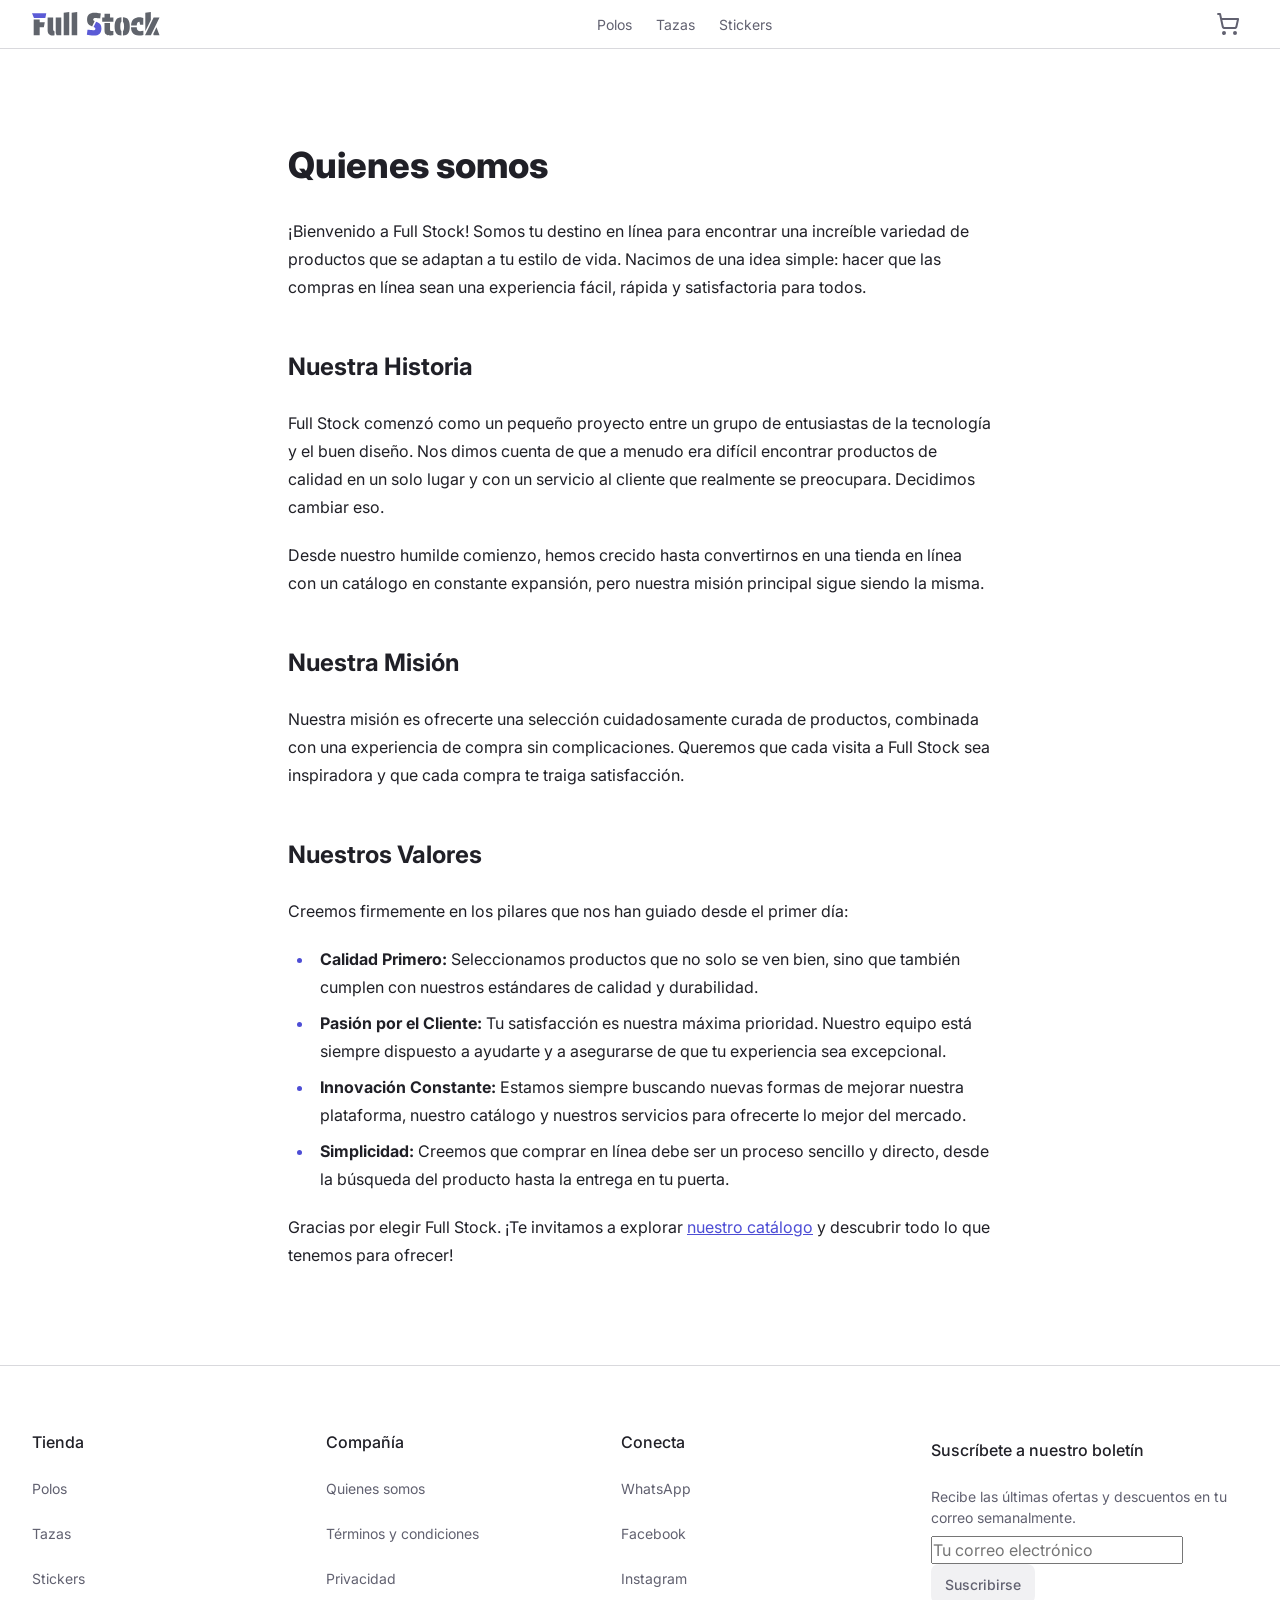
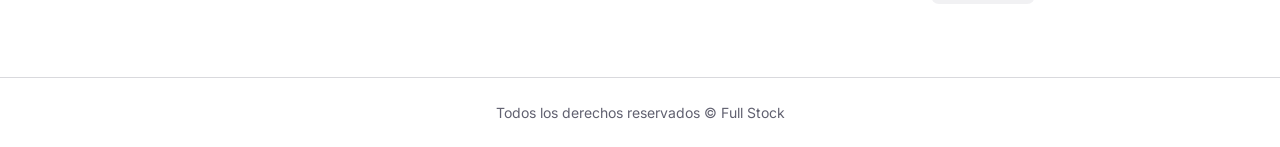
<file: about.html>
<!DOCTYPE html>
<html lang="es">
  <head>
    <meta charset="UTF-8" />
    <meta name="viewport" content="width=device-width, initial-scale=1.0" />
    <title>Quienes somos | Full Stock</title>
    <link rel="preconnect" href="https://fonts.googleapis.com" />
    <link rel="preconnect" href="https://fonts.gstatic.com" crossorigin />
    <link
      href="https://fonts.googleapis.com/css2?family=Inter:wght@100..900&display=swap"
      rel="stylesheet"
    />
    <link rel="stylesheet" href="./css/index.css" />
  </head>
  <body class="vertical-page-layout">
    <header class="header">
      <div class="container container--header">
        <a class="logo-container" href="./index.html">
          <img
            class="header__logo"
            src="./images/Full Stock.svg"
            alt="Logo de FullStock"
            width="128"
          />
        </a>
        <nav class="header__nav">
          <ul class="header__links">
            <li class="header__item header__item--polos">
              <a href="./polos.html" class="header__link">Polos</a>
            </li>
            <li class="header__item header__item--tazas">
              <a href="./tazas.html" class="header__link">Tazas</a>
            </li>
            <li class="header__item header__item--stickers">
              <a href="./stickers.html" class="header__link">Stickers</a>
            </li>
          </ul>
        </nav>
        <button class="button button--ghost button--xl-icon">
          <svg
            width="24"
            height="24"
            viewBox="0 0 24 24"
            fill="none"
            xmlns="http://www.w3.org/2000/svg"
          >
            <path
              d="M2.05005 2.05005H4.05005L6.71005 14.47C6.80763 14.9249 7.06072 15.3315 7.42576 15.6199C7.7908 15.9083 8.24495 16.0604 8.71005 16.05H18.49C18.9452 16.0493 19.3865 15.8933 19.7411 15.6079C20.0956 15.3224 20.3422 14.9246 20.4401 14.48L22.09 7.05005H5.12005M9 21C9 21.5523 8.55228 22 8 22C7.44772 22 7 21.5523 7 21C7 20.4477 7.44772 20 8 20C8.55228 20 9 20.4477 9 21ZM20 21C20 21.5523 19.5523 22 19 22C18.4477 22 18 21.5523 18 21C18 20.4477 18.4477 20 19 20C19.5523 20 20 20.4477 20 21Z"
              stroke="currentColor"
              stroke-width="2"
              stroke-linecap="round"
              stroke-linejoin="round"
            />
          </svg>
        </button>
      </div>
    </header>
    <main class="content">
      <section class="section about">
        <div class="container">
          <div class="about__item">
            <h1 class="about__title">Quienes somos</h1>
            <p class="about__text">
              ¡Bienvenido a Full Stock! Somos tu destino en línea para encontrar
              una increíble variedad de productos que se adaptan a tu estilo de
              vida. Nacimos de una idea simple: hacer que las compras en línea
              sean una experiencia fácil, rápida y satisfactoria para todos.
            </p>
          </div>

          <div class="about__item">
            <h2 class="about__subtitle">Nuestra Historia</h2>
            <p class="about__text">
              Full Stock comenzó como un pequeño proyecto entre un grupo de
              entusiastas de la tecnología y el buen diseño. Nos dimos cuenta de
              que a menudo era difícil encontrar productos de calidad en un solo
              lugar y con un servicio al cliente que realmente se preocupara.
              Decidimos cambiar eso.
            </p>
            <p class="about__text">
              Desde nuestro humilde comienzo, hemos crecido hasta convertirnos
              en una tienda en línea con un catálogo en constante expansión,
              pero nuestra misión principal sigue siendo la misma.
            </p>
          </div>

          <div class="about__item">
            <h2 class="about__subtitle">Nuestra Misión</h2>
            <p class="about__text">
              Nuestra misión es ofrecerte una selección cuidadosamente curada de
              productos, combinada con una experiencia de compra sin
              complicaciones. Queremos que cada visita a Full Stock sea
              inspiradora y que cada compra te traiga satisfacción.
            </p>
          </div>

          <div class="about__item">
            <h2 class="about__subtitle">Nuestros Valores</h2>
            <p class="about__text">
              Creemos firmemente en los pilares que nos han guiado desde el
              primer día:
            </p>
            <ul class="about__list">
              <li class="about__list-item">
                <strong class="about__list-strong">Calidad Primero:</strong>
                Seleccionamos productos que no solo se ven bien, sino que
                también cumplen con nuestros estándares de calidad y
                durabilidad.
              </li>
              <li class="about__list-item">
                <strong class="about__list-strong"
                  >Pasión por el Cliente:</strong
                >
                Tu satisfacción es nuestra máxima prioridad. Nuestro equipo está
                siempre dispuesto a ayudarte y a asegurarse de que tu
                experiencia sea excepcional.
              </li>
              <li class="about__list-item">
                <strong class="about__list-strong"
                  >Innovación Constante:</strong
                >
                Estamos siempre buscando nuevas formas de mejorar nuestra
                plataforma, nuestro catálogo y nuestros servicios para ofrecerte
                lo mejor del mercado.
              </li>
              <li class="about__list-item">
                <strong class="about__list-strong">Simplicidad:</strong>
                Creemos que comprar en línea debe ser un proceso sencillo y
                directo, desde la búsqueda del producto hasta la entrega en tu
                puerta.
              </li>
            </ul>
          </div>

          <div class="about__item">
            <p class="about__text about__text--last">
              Gracias por elegir Full Stock. ¡Te invitamos a explorar
              <a href="./index.html" class="about__link">nuestro catálogo</a>
              y descubrir todo lo que tenemos para ofrecer!
            </p>
          </div>
        </div>
      </section>
    </main>
    <footer class="footer">
      <section class="section-sm container footer__main-container">
        <nav class="footer__nav">
          <div class="footer__nav-column">
            <h4 class="footer__nav-title">Tienda</h4>
            <ul class="footer__links">
              <li class="footer__link"><a href="./polos.html">Polos</a></li>
              <li class="footer__link"><a href="./tazas.html">Tazas</a></li>
              <li class="footer__link">
                <a href="./stickers.html">Stickers</a>
              </li>
            </ul>
          </div>

          <div class="footer__nav-column">
            <h4 class="footer__nav-title">Compañía</h4>
            <ul class="footer__links">
              <li class="footer__link">
                <a href="./about.html">Quienes somos</a>
              </li>
              <li class="footer__link">
                <a href="./terms.html">Términos y condiciones</a>
              </li>
              <li class="footer__link">
                <a href="./privacy.html">Privacidad</a>
              </li>
            </ul>
          </div>

          <div class="footer__nav-column">
            <h4 class="footer__nav-title">Conecta</h4>
            <ul class="footer__links">
              <li class="footer__link"><a href="#">WhatsApp</a></li>
              <li class="footer__link"><a href="#">Facebook</a></li>
              <li class="footer__link"><a href="#">Instagram</a></li>
            </ul>
          </div>
        </nav>

        <div class="footer__boletin">
          <h4 class="footer__boletin-title">Suscríbete a nuestro boletín</h4>
          <p class="footer__copy">
            Recibe las últimas ofertas y descuentos en tu correo semanalmente.
          </p>
          <form class="footer__input-container">
            <label for="footer-input" class="sr-only">Correo electrónico</label>
            <input
              type="email"
              class="footer__boletin-input"
              id="footer-input"
              placeholder="Tu correo electrónico"
            />
            <button class="button button--lg button--secondary">
              Suscribirse
            </button>
          </form>
        </div>
      </section>

      <div class="footer__copyright">
        <p class="footer__copyright-text">
          Todos los derechos reservados &copy; Full Stock
        </p>
      </div>
    </footer>
  </body>
</html>
</file>
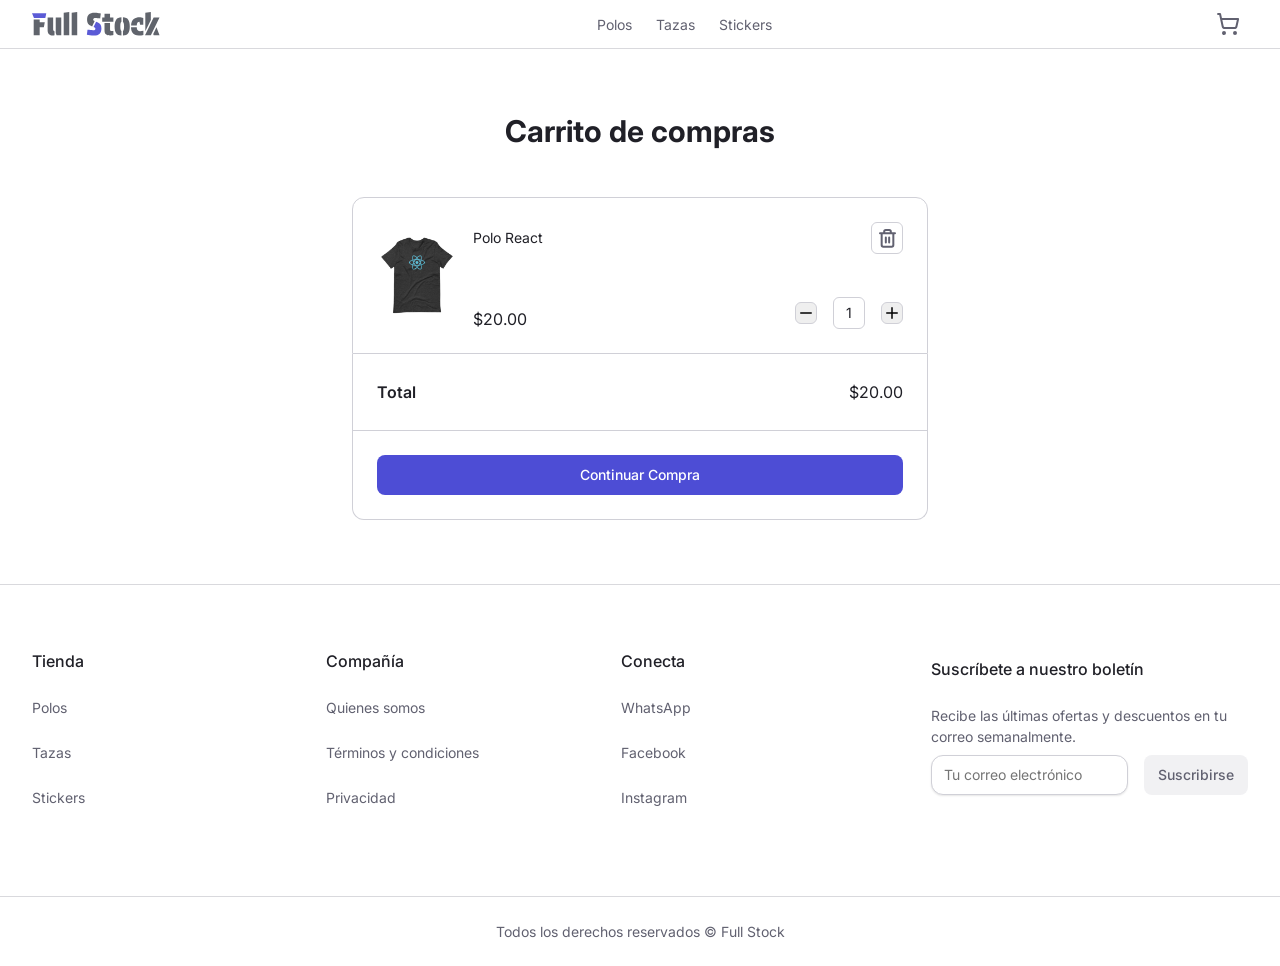
<file: cart.html>
<!DOCTYPE html>
<html lang="es">
  <head>
    <meta charset="UTF-8" />
    <meta name="viewport" content="width=device-width, initial-scale=1.0" />
    <title>Full Stock | Carrito de compras</title>
    <link rel="preconnect" href="https://fonts.googleapis.com" />
    <link rel="preconnect" href="https://fonts.gstatic.com" crossorigin />
    <link
      href="https://fonts.googleapis.com/css2?family=Inter:wght@100..900&display=swap"
      rel="stylesheet"
    />

    <link rel="stylesheet" href="./css/index.css" />
  </head>
  <body>
    <header class="header">
      <div class="container container--header">
        <a class="logo-container" href="./index.html">
          <img
            class="header__logo"
            src="./images/Full Stock.svg"
            alt="Logo de FullStock"
            width="128"
          />
        </a>
        <nav class="header__nav">
          <ul class="header__links">
            <li class="header__item header__item--polos">
              <a href="./category-catalog.html" class="header__link">Polos</a>
            </li>
            <li class="header__item header__item--tazas">
              <a href="./tazas.html" class="header__link">Tazas</a>
            </li>
            <li class="header__item header__item--stickers">
              <a href="./stickers.html" class="header__link">Stickers</a>
            </li>
          </ul>
        </nav>
        <a
          href="./cart.html"
          class="button button--ghost button--xl-icon button--shoping-cart"
        >
          <svg
            width="24"
            height="24"
            viewBox="0 0 24 24"
            fill="none"
            xmlns="http://www.w3.org/2000/svg"
          >
            <path
              d="M2.05005 2.05005H4.05005L6.71005 14.47C6.80763 14.9249 7.06072 15.3315 7.42576 15.6199C7.7908 15.9083 8.24495 16.0604 8.71005 16.05H18.49C18.9452 16.0493 19.3865 15.8933 19.7411 15.6079C20.0956 15.3224 20.3422 14.9246 20.4401 14.48L22.09 7.05005H5.12005M9 21C9 21.5523 8.55228 22 8 22C7.44772 22 7 21.5523 7 21C7 20.4477 7.44772 20 8 20C8.55228 20 9 20.4477 9 21ZM20 21C20 21.5523 19.5523 22 19 22C18.4477 22 18 21.5523 18 21C18 20.4477 18.4477 20 19 20C19.5523 20 20 20.4477 20 21Z"
              stroke="currentColor"
              stroke-width="2"
              stroke-linecap="round"
              stroke-linejoin="round"
            />
          </svg>
        </a>
      </div>
    </header>

    <main>
      <section class="section-sm cart">
        <div class="container container--cart">
          <h1 class="cart__title">Carrito de compras</h1>
          <div class="cart-list border border--lg">
            <article class="cart-item">
              <img
                src="./images/category-catalog/polos/polo-react.png"
                alt="Polo React"
                class="cart-item__image"
                width="100"
                height="133"
              />
              <div class="cart-item__info-container">
                <div class="cart-item__info cart-item__info--top">
                  <h2 class="cart-item__name">Polo React</h2>
                  <button class="cart-item__delete border flex-center">
                    <svg
                      width="17"
                      height="19"
                      viewBox="0 0 17 19"
                      fill="none"
                      xmlns="http://www.w3.org/2000/svg"
                    >
                      <path
                        d="M1 4.33333H16M14.3333 4.33333V16C14.3333 16.8333 13.5 17.6667 12.6667 17.6667H4.33333C3.5 17.6667 2.66667 16.8333 2.66667 16V4.33333M5.16667 4.33333V2.66667C5.16667 1.83333 6 1 6.83333 1H10.1667C11 1 11.8333 1.83333 11.8333 2.66667V4.33333M6.83333 8.5V13.5M10.1667 8.5V13.5"
                        stroke="currentColor"
                        stroke-width="2"
                        stroke-linecap="round"
                        stroke-linejoin="round"
                      />
                    </svg>
                  </button>
                </div>

                <div class="cart-item__info cart-item__info--bottom">
                  <p class="cart-item__price">$20.00</p>
                  <div class="cart-item__quantity">
                    <button
                      class="cart-item__quantity-button border flex-center"
                    >
                      <svg
                        width="20"
                        height="20"
                        viewBox="0 0 20 20"
                        fill="none"
                        xmlns="http://www.w3.org/2000/svg"
                      >
                        <path
                          fill-rule="evenodd"
                          clip-rule="evenodd"
                          d="M4 10C4 9.58579 4.33579 9.25 4.75 9.25L15.25 9.25C15.6642 9.25 16 9.58579 16 10C16 10.4142 15.6642 10.75 15.25 10.75L4.75 10.75C4.33579 10.75 4 10.4142 4 10Z"
                          fill="currentColor"
                        />
                      </svg>
                    </button>
                    <span class="cart-item__quantity-value border flex-center"
                      >1</span
                    >
                    <button
                      class="cart-item__quantity-button border flex-center"
                    >
                      <svg
                        width="20"
                        height="20"
                        viewBox="0 0 20 20"
                        fill="none"
                        xmlns="http://www.w3.org/2000/svg"
                      >
                        <path
                          d="M10.75 4.75C10.75 4.33579 10.4142 4 10 4C9.58579 4 9.25 4.33579 9.25 4.75V9.25H4.75C4.33579 9.25 4 9.58579 4 10C4 10.4142 4.33579 10.75 4.75 10.75L9.25 10.75V15.25C9.25 15.6642 9.58579 16 10 16C10.4142 16 10.75 15.6642 10.75 15.25V10.75L15.25 10.75C15.6642 10.75 16 10.4142 16 10C16 9.58579 15.6642 9.25 15.25 9.25H10.75V4.75Z"
                          fill="currentColor"
                        />
                      </svg>
                    </button>
                  </div>
                </div>
              </div>
            </article>
          </div>
          <div class="cart__summary border border--lg">
            <div class="cart__total">
              <span class="cart__total-label">Total</span>
              <span class="cart__total-amount">$20.00</span>
            </div>
            <div class="button-container__cart">
              <button
                class="button button--lg button--primary button--cart__checkout"
              >
                Continuar Compra
              </button>
            </div>
          </div>
        </div>
      </section>
    </main>

    <footer class="footer">
      <section class="section-sm container footer__main-container">
        <nav class="footer__nav">
          <div class="footer__nav-column">
            <h4 class="footer__nav-title">Tienda</h4>
            <ul class="footer__links">
              <li class="footer__link"><a href="./polos.html">Polos</a></li>
              <li class="footer__link"><a href="./tazas.html">Tazas</a></li>
              <li class="footer__link">
                <a href="./stickers.html">Stickers</a>
              </li>
            </ul>
          </div>

          <div class="footer__nav-column">
            <h4 class="footer__nav-title">Compañía</h4>
            <ul class="footer__links">
              <li class="footer__link">
                <a href="./about.html">Quienes somos</a>
              </li>
              <li class="footer__link">
                <a href="./terms.html">Términos y condiciones</a>
              </li>
              <li class="footer__link">
                <a href="./privacy.html">Privacidad</a>
              </li>
            </ul>
          </div>

          <div class="footer__nav-column">
            <h4 class="footer__nav-title">Conecta</h4>
            <ul class="footer__links">
              <li class="footer__link"><a href="#">WhatsApp</a></li>
              <li class="footer__link"><a href="#">Facebook</a></li>
              <li class="footer__link"><a href="#">Instagram</a></li>
            </ul>
          </div>
        </nav>

        <div class="footer__boletin">
          <h4 class="footer__boletin-title">Suscríbete a nuestro boletín</h4>
          <p class="footer__copy">
            Recibe las últimas ofertas y descuentos en tu correo semanalmente.
          </p>
          <form class="form form--footer-newsletter">
            <div class="footer__input-container">
              <label for="footer__input-email-cart" class="sr-only"
                >Correo electrónico</label
              >
              <input
                type="email"
                class="input input--footer-newsletter"
                id="footer__input-email-cart"
                name="footer__input-email-cart"
                placeholder="Tu correo electrónico"
              />
            </div>
            <button class="button button--lg button--secondary">
              Suscribirse
            </button>
          </form>
        </div>
      </section>

      <div class="footer__copyright">
        <p class="footer__copyright-text">
          Todos los derechos reservados &copy; Full Stock
        </p>
      </div>
    </footer>
  </body>
</html>
</file>
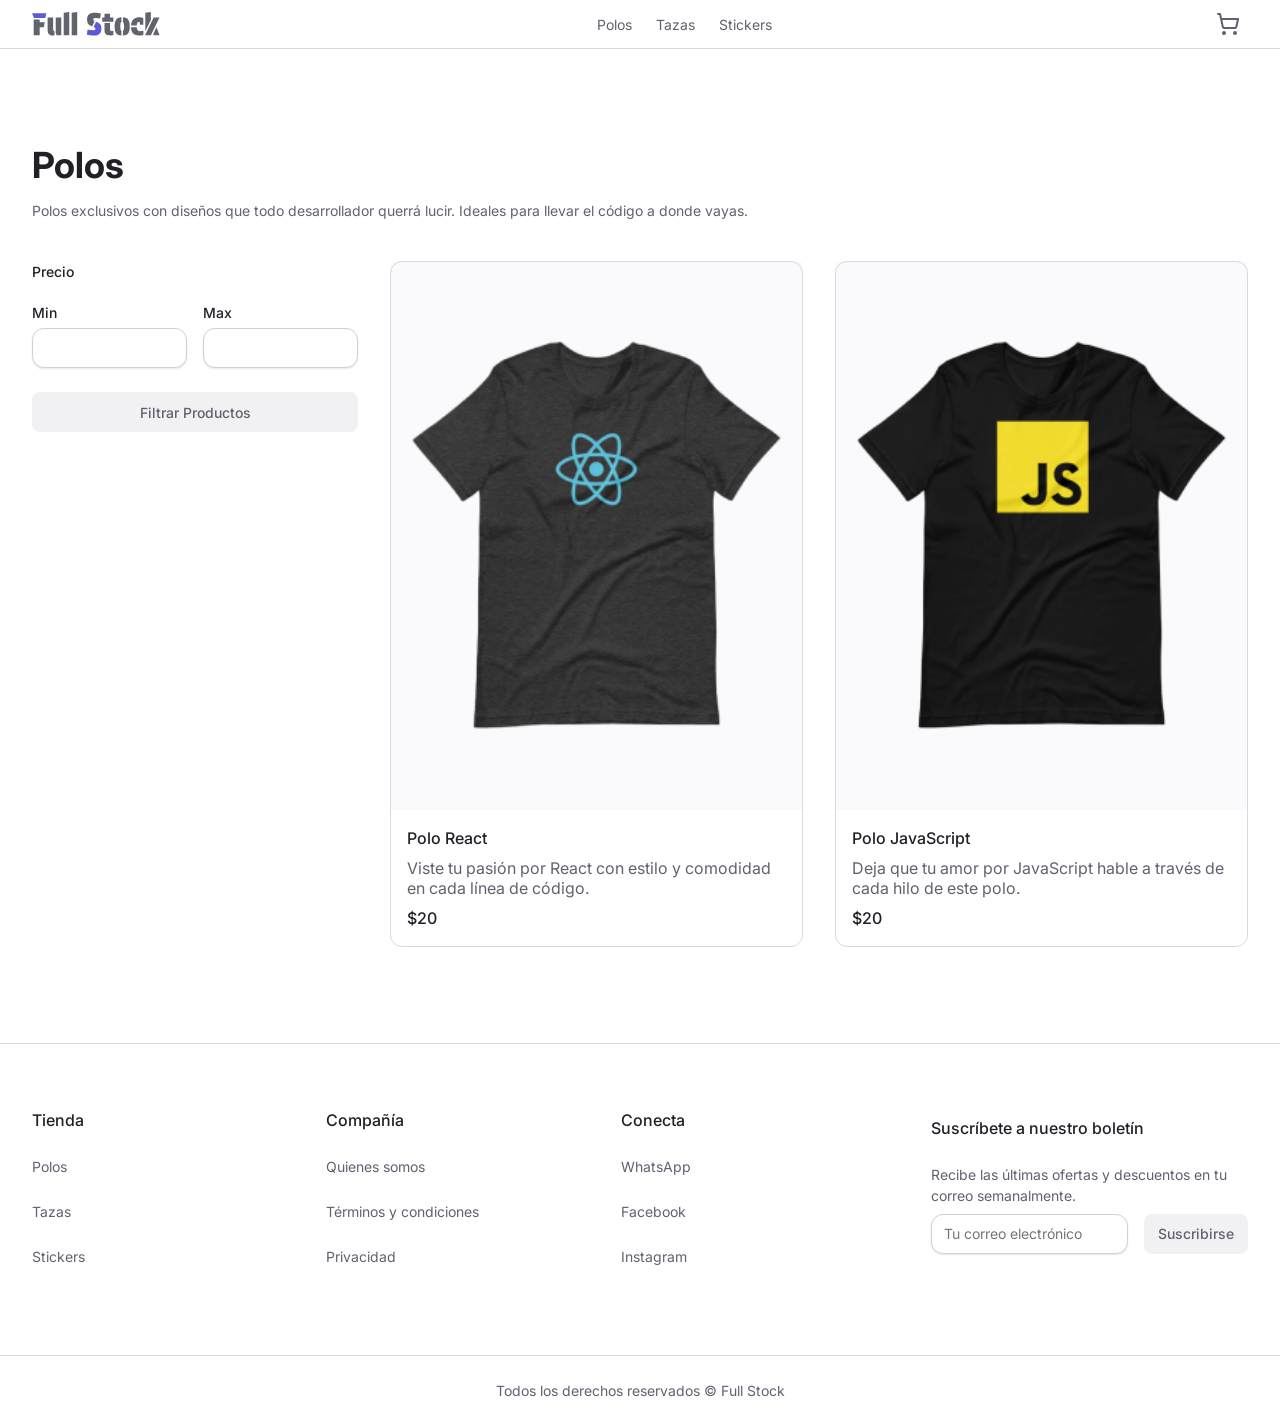
<file: category-catalog.html>
<!DOCTYPE html>
<html lang="es">
  <head>
    <meta charset="UTF-8" />
    <meta name="viewport" content="width=device-width, initial-scale=1.0" />
    <title>Full Stock | Polos</title>
    <link rel="preconnect" href="https://fonts.googleapis.com" />
    <link rel="preconnect" href="https://fonts.gstatic.com" crossorigin />
    <link
      href="https://fonts.googleapis.com/css2?family=Inter:wght@100..900&display=swap"
      rel="stylesheet"
    />

    <link rel="stylesheet" href="./css/index.css" />
  </head>
  <body class="vertical-page-layout">
    <header class="header">
      <div class="container container--header">
        <a class="logo-container" href="./index.html">
          <img
            class="header__logo"
            src="./images/Full Stock.svg"
            alt="Logo de FullStock"
            width="128"
          />
        </a>
        <nav class="header__nav">
          <ul class="header__links">
            <li class="header__item header__item--polos">
              <a href="./category-catalog.html" class="header__link">Polos</a>
            </li>
            <li class="header__item header__item--tazas">
              <a href="./tazas.html" class="header__link">Tazas</a>
            </li>
            <li class="header__item header__item--stickers">
              <a href="./stickers.html" class="header__link">Stickers</a>
            </li>
          </ul>
        </nav>
        <button class="button button--ghost button--xl-icon">
          <svg
            width="24"
            height="24"
            viewBox="0 0 24 24"
            fill="none"
            xmlns="http://www.w3.org/2000/svg"
          >
            <path
              d="M2.05005 2.05005H4.05005L6.71005 14.47C6.80763 14.9249 7.06072 15.3315 7.42576 15.6199C7.7908 15.9083 8.24495 16.0604 8.71005 16.05H18.49C18.9452 16.0493 19.3865 15.8933 19.7411 15.6079C20.0956 15.3224 20.3422 14.9246 20.4401 14.48L22.09 7.05005H5.12005M9 21C9 21.5523 8.55228 22 8 22C7.44772 22 7 21.5523 7 21C7 20.4477 7.44772 20 8 20C8.55228 20 9 20.4477 9 21ZM20 21C20 21.5523 19.5523 22 19 22C18.4477 22 18 21.5523 18 21C18 20.4477 18.4477 20 19 20C19.5523 20 20 20.4477 20 21Z"
              stroke="currentColor"
              stroke-width="2"
              stroke-linecap="round"
              stroke-linejoin="round"
            />
          </svg>
        </button>
      </div>
    </header>

    <main>
      <section class="section polos">
        <div class="container container--polos">
          <h2 class="category-catalog__title">Polos</h2>
          <p class="category-catalog__description">
            Polos exclusivos con diseños que todo desarrollador querrá lucir.
            Ideales para llevar el código a donde vayas.
          </p>
          <div class="products__layout">
            <div class="filter-container">
              <form action="" class="form form--filter-price">
                <fieldset class="fieldset fieldset--price">
                  <legend class="legend legend--price">Precio</legend>
                  <div class="form-field">
                    <label for="input-min" class="label label--category-product"
                      >Min</label
                    >
                    <input
                      type="number"
                      name="input-min"
                      id="input-min"
                      class="input input--category-product"
                    />
                  </div>
                  <div class="form-field">
                    <label for="input-max" class="label label--category-product"
                      >Max</label
                    >
                    <input
                      type="number"
                      name="input-max"
                      id="input-max"
                      class="input input--category-product"
                    />
                  </div>
                </fieldset>
                <button
                  class="button button--lg button--secondary button--price"
                >
                  Filtrar Productos
                </button>
              </form>
            </div>
            <div class="category-products">
              <!-- TODO: Wrap other articles with anchor when using js-->
              <a href="/product-detail.html" class="category-product-link">
                <article class="category-product">
                  <div class="category__image-container">
                    <img
                      src="./images/category-catalog/polos/polo-react.png"
                      alt="Polo negro con logo de React"
                      class="category-product-image"
                      width="375"
                      height="500"
                    />
                  </div>
                  <div class="category-product__body">
                    <p class="category-product__name">
                      <strong>Polo React</strong>
                    </p>
                    <p class="category-product__description">
                      Viste tu pasión por React con estilo y comodidad en cada
                      línea de código.
                    </p>
                    <p class="category-product__price">$20</p>
                  </div>
                </article>
              </a>
              <a href="/product-detail.html" class="category-product-link">
                <article class="category-product">
                  <div class="category__image-container">
                    <img
                      src="./images/category-catalog/polos/polo-javascript.png"
                      alt="Polo negro con logo de React"
                      class="category-product-image"
                      width="375"
                      height="500"
                    />
                  </div>
                  <div class="category-product__body">
                    <p class="category-product__name">
                      <strong>Polo JavaScript</strong>
                    </p>
                    <p class="category-product__description">
                      Deja que tu amor por JavaScript hable a través de cada
                      hilo de este polo.
                    </p>
                    <p class="category-product__price">$20</p>
                  </div>
                </article>
              </a>
            </div>
          </div>
        </div>
      </section>
    </main>

    <footer class="footer">
      <section class="section-sm container footer__main-container">
        <nav class="footer__nav">
          <div class="footer__nav-column">
            <h4 class="footer__nav-title">Tienda</h4>
            <ul class="footer__links">
              <li class="footer__link"><a href="./polos.html">Polos</a></li>
              <li class="footer__link"><a href="./tazas.html">Tazas</a></li>
              <li class="footer__link">
                <a href="./stickers.html">Stickers</a>
              </li>
            </ul>
          </div>

          <div class="footer__nav-column">
            <h4 class="footer__nav-title">Compañía</h4>
            <ul class="footer__links">
              <li class="footer__link">
                <a href="./about.html">Quienes somos</a>
              </li>
              <li class="footer__link">
                <a href="./terms.html">Términos y condiciones</a>
              </li>
              <li class="footer__link">
                <a href="./privacy.html">Privacidad</a>
              </li>
            </ul>
          </div>

          <div class="footer__nav-column">
            <h4 class="footer__nav-title">Conecta</h4>
            <ul class="footer__links">
              <li class="footer__link"><a href="#">WhatsApp</a></li>
              <li class="footer__link"><a href="#">Facebook</a></li>
              <li class="footer__link"><a href="#">Instagram</a></li>
            </ul>
          </div>
        </nav>

        <div class="footer__boletin">
          <h4 class="footer__boletin-title">Suscríbete a nuestro boletín</h4>
          <p class="footer__copy">
            Recibe las últimas ofertas y descuentos en tu correo semanalmente.
          </p>
          <form class="form form--footer-newsletter">
            <div class="footer__input-container">
              <label for="footer__input-email" class="sr-only"
                >Correo electrónico</label
              >
              <input
                type="email"
                class="input input--footer-newsletter"
                id="footer__input-email"
                name="footer__input-email"
                placeholder="Tu correo electrónico"
              />
            </div>
            <button class="button button--lg button--secondary">
              Suscribirse
            </button>
          </form>
        </div>
      </section>

      <div class="footer__copyright">
        <p class="footer__copyright-text">
          Todos los derechos reservados &copy; Full Stock
        </p>
      </div>
    </footer>
  </body>
</html>
</file>
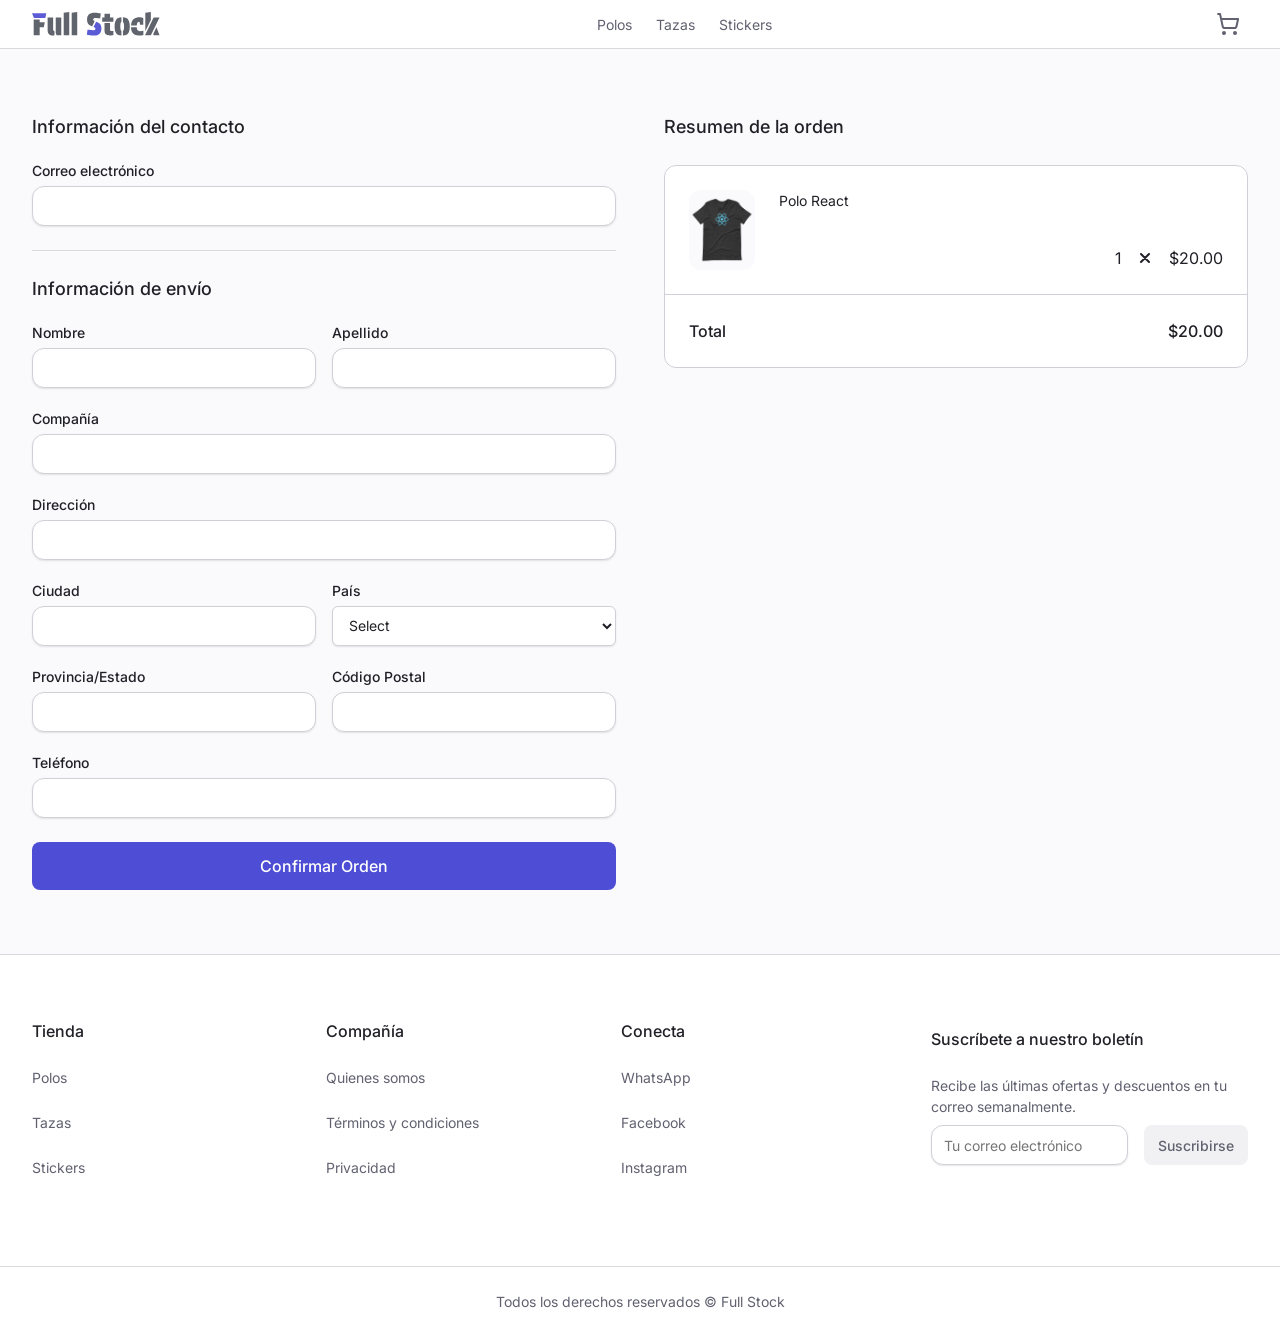
<file: checkout.html>
<!DOCTYPE html>
<html lang="es">
  <head>
    <meta charset="UTF-8" />
    <meta name="viewport" content="width=device-width, initial-scale=1.0" />
    <title>Full Stock | Carrito de compras</title>
    <link rel="preconnect" href="https://fonts.googleapis.com" />
    <link rel="preconnect" href="https://fonts.gstatic.com" crossorigin />
    <link
      href="https://fonts.googleapis.com/css2?family=Inter:wght@100..900&display=swap"
      rel="stylesheet"
    />

    <link rel="stylesheet" href="./css/index.css" />
  </head>
  <body class="vertical-page-layout">
    <header class="header">
      <div class="container container--header">
        <a class="logo-container" href="./index.html">
          <img
            class="header__logo"
            src="./images/Full Stock.svg"
            alt="Logo de FullStock"
            width="128"
          />
        </a>
        <nav class="header__nav">
          <ul class="header__links">
            <li class="header__item header__item--polos">
              <a href="./category-catalog.html" class="header__link">Polos</a>
            </li>
            <li class="header__item header__item--tazas">
              <a href="./tazas.html" class="header__link">Tazas</a>
            </li>
            <li class="header__item header__item--stickers">
              <a href="./stickers.html" class="header__link">Stickers</a>
            </li>
          </ul>
        </nav>
        <a
          href="./cart.html"
          class="button button--ghost button--xl-icon button--shoping-cart"
        >
          <svg
            width="24"
            height="24"
            viewBox="0 0 24 24"
            fill="none"
            xmlns="http://www.w3.org/2000/svg"
          >
            <path
              d="M2.05005 2.05005H4.05005L6.71005 14.47C6.80763 14.9249 7.06072 15.3315 7.42576 15.6199C7.7908 15.9083 8.24495 16.0604 8.71005 16.05H18.49C18.9452 16.0493 19.3865 15.8933 19.7411 15.6079C20.0956 15.3224 20.3422 14.9246 20.4401 14.48L22.09 7.05005H5.12005M9 21C9 21.5523 8.55228 22 8 22C7.44772 22 7 21.5523 7 21C7 20.4477 7.44772 20 8 20C8.55228 20 9 20.4477 9 21ZM20 21C20 21.5523 19.5523 22 19 22C18.4477 22 18 21.5523 18 21C18 20.4477 18.4477 20 19 20C19.5523 20 20 20.4477 20 21Z"
              stroke="currentColor"
              stroke-width="2"
              stroke-linecap="round"
              stroke-linejoin="round"
            />
          </svg>
        </a>
      </div>
    </header>

    <main>
      <section class="section-sm checkout">
        <div class="container container--checkout">
          <div class="checkout__summary">
            <h2 class="checkout__title">Resumen de la orden</h2>
            <div class="checkout__list-container border border--lg">
              <div class="checkout__list">
                <article class="checkout__item">
                  <div class="checkout__image-container">
                    <img
                      class="checkout__item-image"
                      src="./images/category-catalog/polos/polo-react.png"
                      alt="Polo negro con logo React"
                    />
                  </div>
                  <div class="checkout__item-info">
                    <p class="checkout__item-name">Polo React</p>
                    <p class="checkout__item-quantity">
                      <span class="checkout__item-label">1</span>
                      <span class="checkout__item-icon--x">
                        <svg
                          width="16"
                          height="16"
                          viewBox="0 0 16 16"
                          fill="none"
                          xmlns="http://www.w3.org/2000/svg"
                        >
                          <path
                            d="M12 4L4 12M4 4L12 12"
                            stroke="currentColor"
                            stroke-width="2"
                            stroke-linecap="round"
                            stroke-linejoin="round"
                          />
                        </svg>
                      </span>
                      <span class="checkout__item-price">$20.00</span>
                    </p>
                  </div>
                </article>
           
              </div>
              <div class="checkout__total-container">
                <p class="checkout__total-label">Total</p>
                <p class="checkout__total-price">$20.00</p>
              </div>
            </div>
          </div>
          <div class="checkout__form">
            <form action="">
              <fieldset class="fieldset fieldset--checkout">
                <legend class="legend">Información del contacto</legend>
                <div class="form-field">
                  <label for="email" class="label">Correo electrónico</label>
                  <input type="email" id="email" name="email" class="input" />
                </div>
              </fieldset>
              <hr />
              <fieldset class="fieldset fieldset--checkout">
                <legend class="legend">Información de envío</legend>
                <div class="double-form-field">
                  <div class="form-field">
                    <label for="name" class="label">Nombre</label>
                    <input type="text" id="name" name="name" class="input" />
                  </div>
                  <div class="form-field">
                    <label for="lastname" class="label">Apellido</label>
                    <input
                      type="text"
                      id="lastname"
                      name="lastname"
                      class="input"
                    />
                  </div>
                </div>
                <div class="form-field">
                  <label for="company" class="label">Compañía</label>
                  <input
                    type="text"
                    id="company"
                    name="company"
                    class="input"
                  />
                </div>
                <div class="form-field">
                  <label for="adress" class="label">Dirección</label>
                  <input type="text" id="adress" name="adress" class="input" />
                </div>

                <div class="double-form-field">
                  <div class="form-field">
                    <label for="city" class="label">Ciudad</label>
                    <input type="text" id="city" name="city" class="input" />
                  </div>
                  <div class="form-field">
                    <label for="country" class="label">País</label>
                    <select name="country" id="country" class="select">
                      <option value="">Select</option>
                      <option value="PE">Perú</option>
                      <option value="CL">Chile</option>
                      <option value="AR">Argentina</option>
                    </select>
                  </div>
                </div>

                <div class="double-form-field">
                  <div class="form-field">
                    <label for="region" class="label">Provincia/Estado</label>
                    <input
                      type="text"
                      id="region"
                      name="region"
                      class="input"
                    />
                  </div>

                  <div class="form-field">
                    <label for="postalCode" class="label">Código Postal</label>
                    <input
                      type="text"
                      id="postalCode"
                      name="postalCode"
                      class="input"
                    />
                  </div>
                </div>

                <div class="form-field">
                  <label for="phone" class="label">Teléfono</label>
                  <input type="text" id="phone" name="phone" class="input" />
                </div>
              </fieldset>
              <a
                class="button button--xl checkout-form__button"
                href="./order-confirmation.html"
              >
                Confirmar Orden
              </a>
            </form>
          </div>
        </div>
      </section>
    </main>

    <footer class="footer">
      <section class="section-sm container footer__main-container">
        <nav class="footer__nav">
          <div class="footer__nav-column">
            <h4 class="footer__nav-title">Tienda</h4>
            <ul class="footer__links">
              <li class="footer__link"><a href="./polos.html">Polos</a></li>
              <li class="footer__link"><a href="./tazas.html">Tazas</a></li>
              <li class="footer__link">
                <a href="./stickers.html">Stickers</a>
              </li>
            </ul>
          </div>

          <div class="footer__nav-column">
            <h4 class="footer__nav-title">Compañía</h4>
            <ul class="footer__links">
              <li class="footer__link">
                <a href="./about.html">Quienes somos</a>
              </li>
              <li class="footer__link">
                <a href="./terms.html">Términos y condiciones</a>
              </li>
              <li class="footer__link">
                <a href="./privacy.html">Privacidad</a>
              </li>
            </ul>
          </div>

          <div class="footer__nav-column">
            <h4 class="footer__nav-title">Conecta</h4>
            <ul class="footer__links">
              <li class="footer__link"><a href="#">WhatsApp</a></li>
              <li class="footer__link"><a href="#">Facebook</a></li>
              <li class="footer__link"><a href="#">Instagram</a></li>
            </ul>
          </div>
        </nav>

        <div class="footer__boletin">
          <h4 class="footer__boletin-title">Suscríbete a nuestro boletín</h4>
          <p class="footer__copy">
            Recibe las últimas ofertas y descuentos en tu correo semanalmente.
          </p>
          <form class="form form--footer-newsletter">
            <div class="footer__input-container">
              <label for="footer__input-email-cart" class="sr-only"
                >Correo electrónico</label
              >
              <input
                type="email"
                class="input input--footer-newsletter"
                id="footer__input-email-cart"
                name="footer__input-email-cart"
                placeholder="Tu correo electrónico"
              />
            </div>
            <button class="button button--lg button--secondary">
              Suscribirse
            </button>
          </form>
        </div>
      </section>

      <div class="footer__copyright">
        <p class="footer__copyright-text">
          Todos los derechos reservados &copy; Full Stock
        </p>
      </div>
    </footer>
  </body>
</html>
</file>
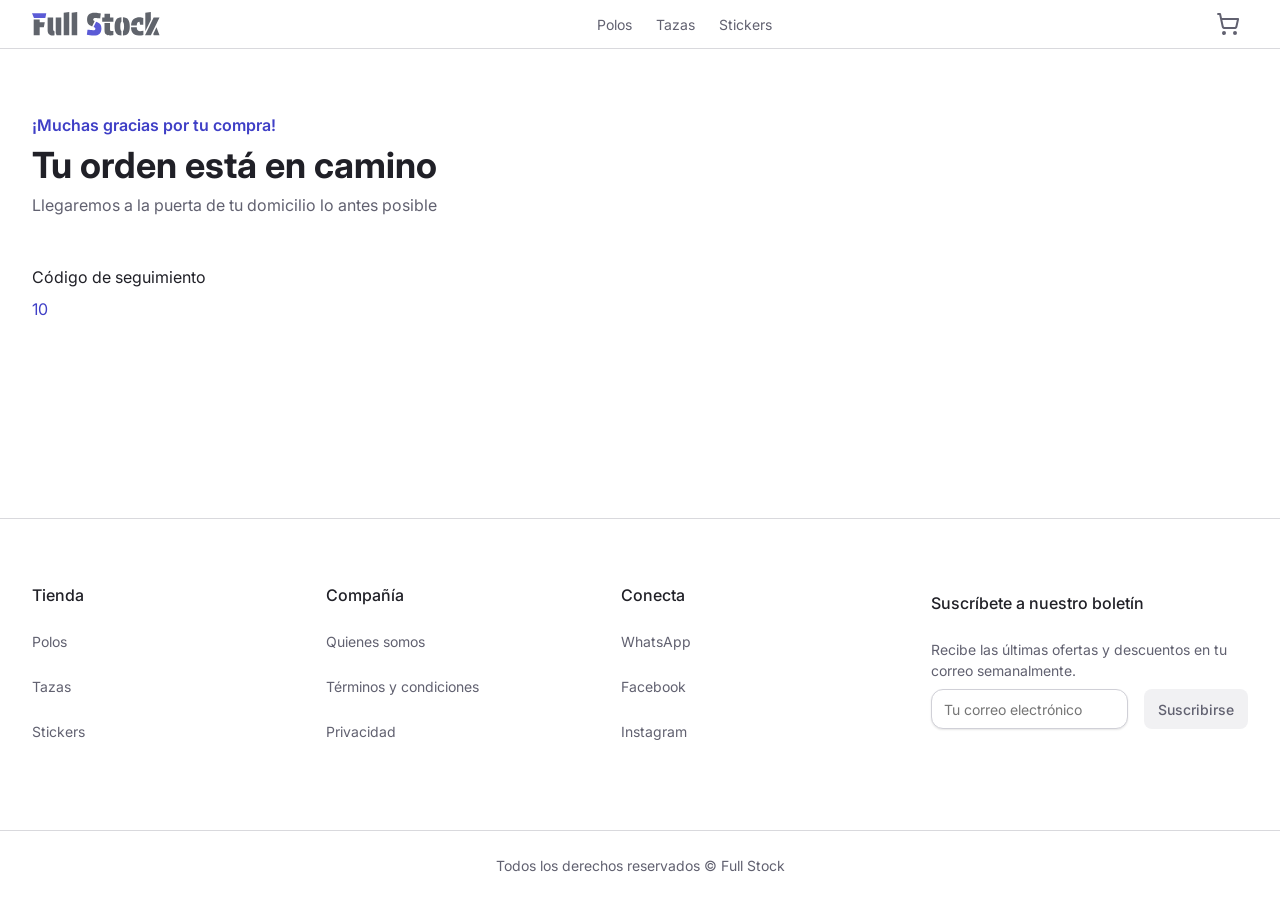
<file: order-confirmation.html>
<!DOCTYPE html>
<html lang="es">
  <head>
    <meta charset="UTF-8" />
    <meta name="viewport" content="width=device-width, initial-scale=1.0" />
    <title>Full Stock | Carrito de compras</title>
    <link rel="preconnect" href="https://fonts.googleapis.com" />
    <link rel="preconnect" href="https://fonts.gstatic.com" crossorigin />
    <link
      href="https://fonts.googleapis.com/css2?family=Inter:wght@100..900&display=swap"
      rel="stylesheet"
    />

    <link rel="stylesheet" href="./css/index.css" />
  </head>
  <body class="vertical-page-layout">
    <header class="header">
      <div class="container container--header">
        <a class="logo-container" href="./index.html">
          <img
            class="header__logo"
            src="./images/Full Stock.svg"
            alt="Logo de FullStock"
            width="128"
          />
        </a>
        <nav class="header__nav">
          <ul class="header__links">
            <li class="header__item header__item--polos">
              <a href="./category-catalog.html" class="header__link">Polos</a>
            </li>
            <li class="header__item header__item--tazas">
              <a href="./tazas.html" class="header__link">Tazas</a>
            </li>
            <li class="header__item header__item--stickers">
              <a href="./stickers.html" class="header__link">Stickers</a>
            </li>
          </ul>
        </nav>
        <a
          href="./cart.html"
          class="button button--ghost button--xl-icon button--shoping-cart"
        >
          <svg
            width="24"
            height="24"
            viewBox="0 0 24 24"
            fill="none"
            xmlns="http://www.w3.org/2000/svg"
          >
            <path
              d="M2.05005 2.05005H4.05005L6.71005 14.47C6.80763 14.9249 7.06072 15.3315 7.42576 15.6199C7.7908 15.9083 8.24495 16.0604 8.71005 16.05H18.49C18.9452 16.0493 19.3865 15.8933 19.7411 15.6079C20.0956 15.3224 20.3422 14.9246 20.4401 14.48L22.09 7.05005H5.12005M9 21C9 21.5523 8.55228 22 8 22C7.44772 22 7 21.5523 7 21C7 20.4477 7.44772 20 8 20C8.55228 20 9 20.4477 9 21ZM20 21C20 21.5523 19.5523 22 19 22C18.4477 22 18 21.5523 18 21C18 20.4477 18.4477 20 19 20C19.5523 20 20 20.4477 20 21Z"
              stroke="currentColor"
              stroke-width="2"
              stroke-linecap="round"
              stroke-linejoin="round"
            />
          </svg>
        </a>
      </div>
    </header>

    <main>
      <section class="section-sm order-confirmation">
        <div class="container container--order-confirmation">
          <p class="order-confirmation__eyebrow text-base-semibold">
            ¡Muchas gracias por tu compra!
          </p>
          <h1 class="order-confirmation__title text-4xl-bold">Tu orden está en camino</h1>
          <p class="order-confirmation__description">
            Llegaremos a la puerta de tu domicilio lo antes posible
          </p>
          <p class="order-confirmation__label">Código de seguimiento</p>
          <p class="order-confirmation__tracking-code">10</p>
        </div>
      </section>
    </main>

    <footer class="footer">
      <section class="section-sm container footer__main-container">
        <nav class="footer__nav">
          <div class="footer__nav-column">
            <h4 class="footer__nav-title">Tienda</h4>
            <ul class="footer__links">
              <li class="footer__link"><a href="./polos.html">Polos</a></li>
              <li class="footer__link"><a href="./tazas.html">Tazas</a></li>
              <li class="footer__link">
                <a href="./stickers.html">Stickers</a>
              </li>
            </ul>
          </div>

          <div class="footer__nav-column">
            <h4 class="footer__nav-title">Compañía</h4>
            <ul class="footer__links">
              <li class="footer__link">
                <a href="./about.html">Quienes somos</a>
              </li>
              <li class="footer__link">
                <a href="./terms.html">Términos y condiciones</a>
              </li>
              <li class="footer__link">
                <a href="./privacy.html">Privacidad</a>
              </li>
            </ul>
          </div>

          <div class="footer__nav-column">
            <h4 class="footer__nav-title">Conecta</h4>
            <ul class="footer__links">
              <li class="footer__link"><a href="#">WhatsApp</a></li>
              <li class="footer__link"><a href="#">Facebook</a></li>
              <li class="footer__link"><a href="#">Instagram</a></li>
            </ul>
          </div>
        </nav>

        <div class="footer__boletin">
          <h4 class="footer__boletin-title">Suscríbete a nuestro boletín</h4>
          <p class="footer__copy">
            Recibe las últimas ofertas y descuentos en tu correo semanalmente.
          </p>
          <form class="form form--footer-newsletter">
            <div class="footer__input-container">
              <label for="footer__input-email-cart" class="sr-only"
                >Correo electrónico</label
              >
              <input
                type="email"
                class="input input--footer-newsletter"
                id="footer__input-email-cart"
                name="footer__input-email-cart"
                placeholder="Tu correo electrónico"
              />
            </div>
            <button class="button button--lg button--secondary">
              Suscribirse
            </button>
          </form>
        </div>
      </section>

      <div class="footer__copyright">
        <p class="footer__copyright-text">
          Todos los derechos reservados &copy; Full Stock
        </p>
      </div>
    </footer>
  </body>
</html>
</file>
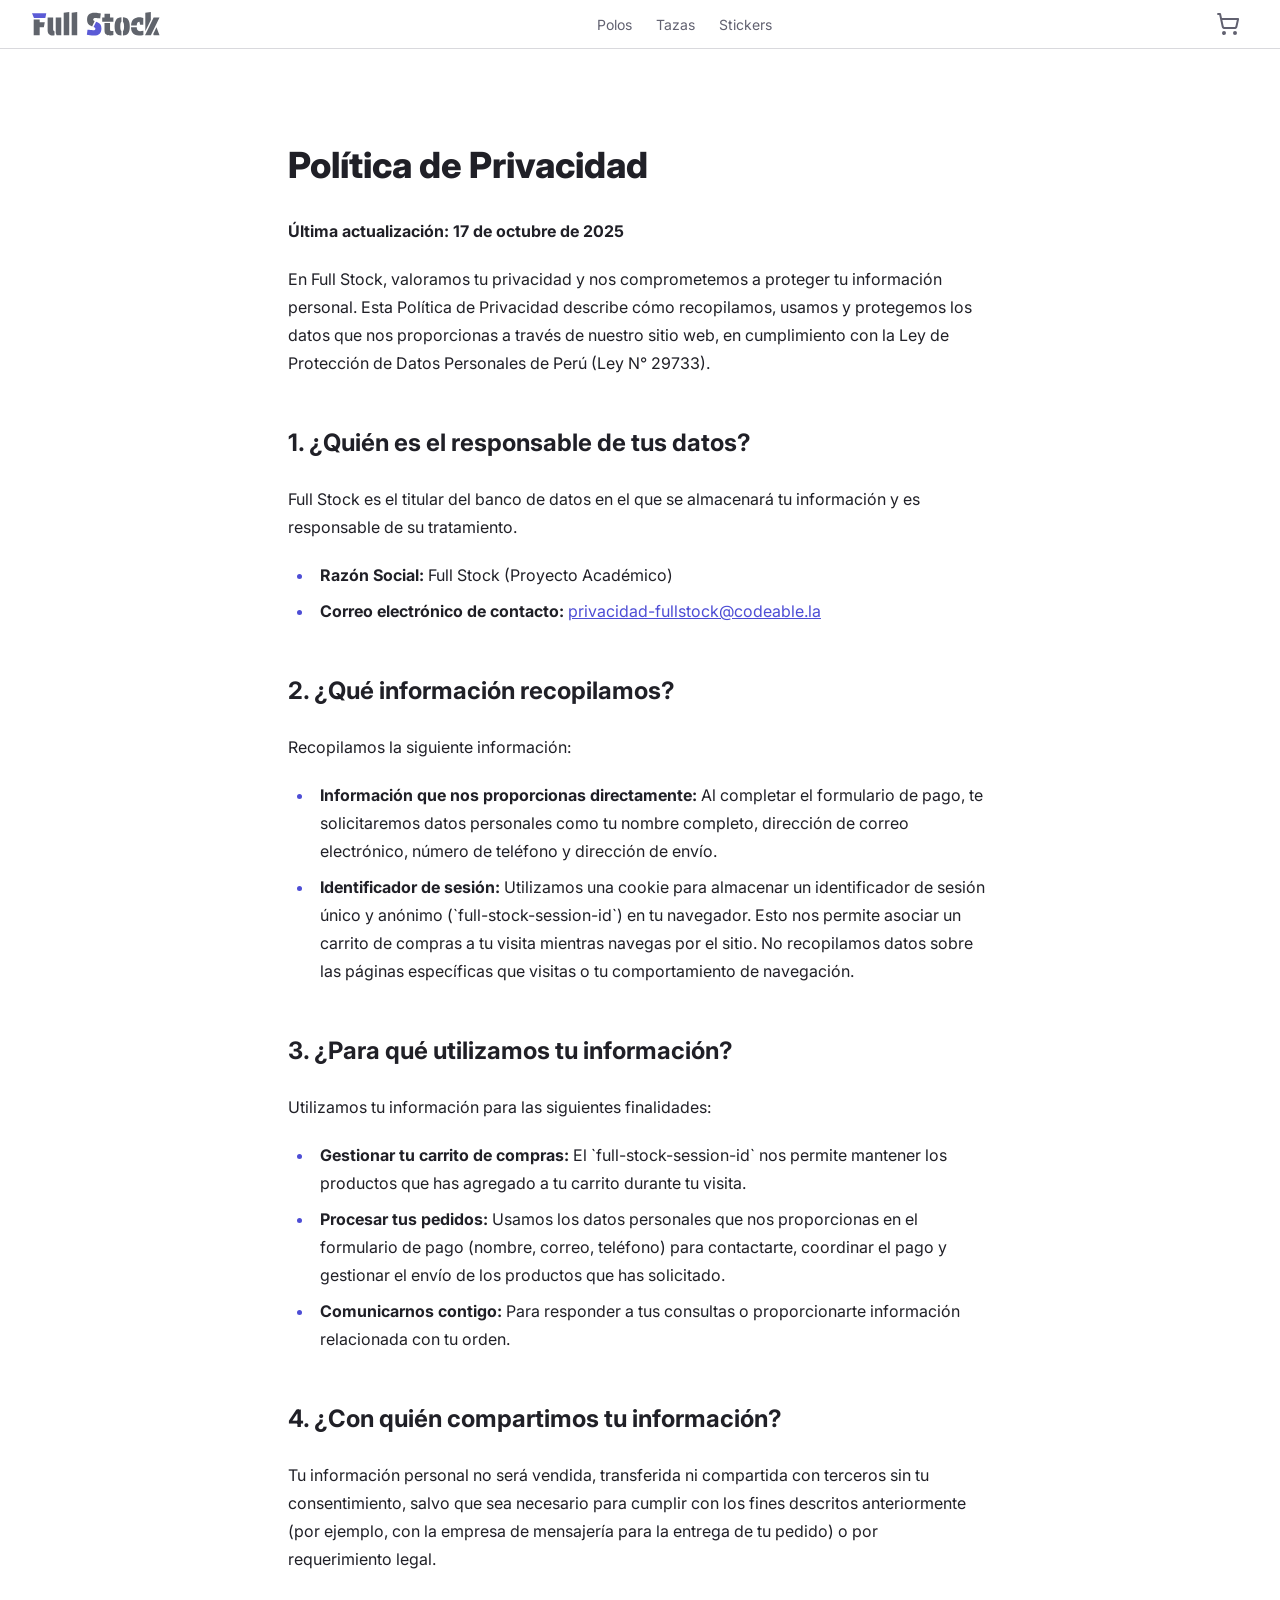
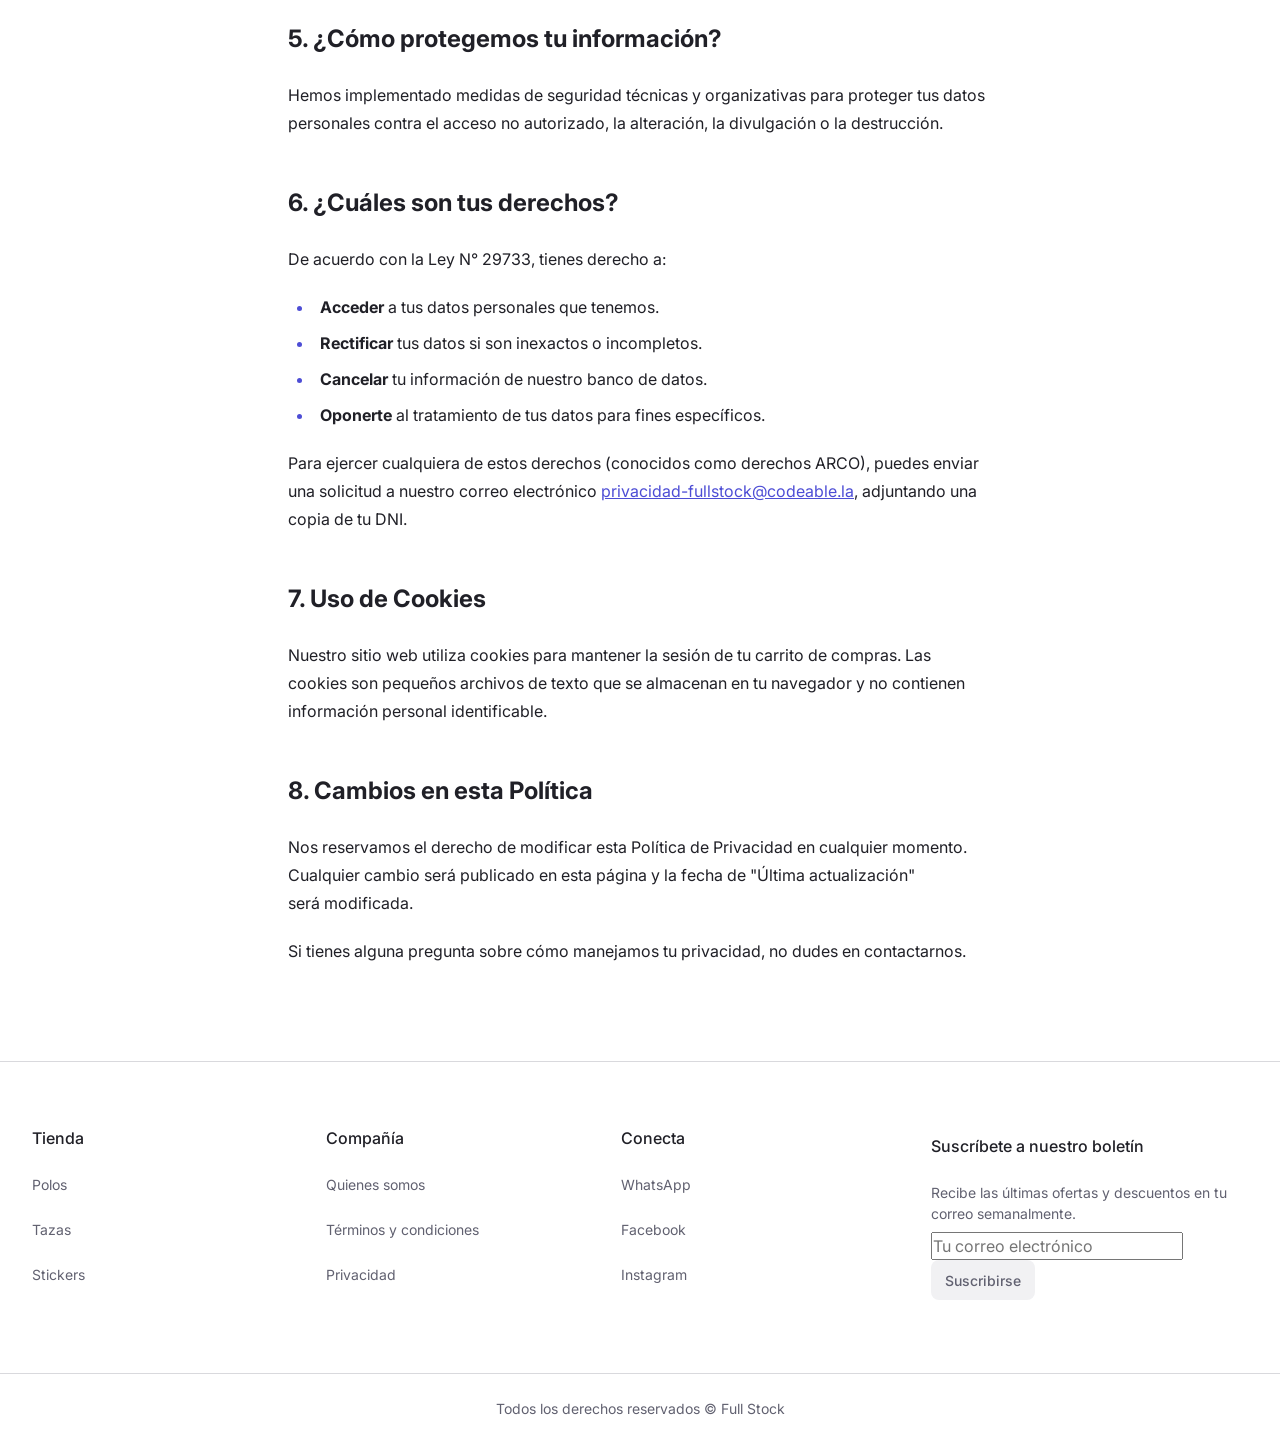
<file: privacy.html>
<!DOCTYPE html>
<html lang="es">
  <head>
    <meta charset="UTF-8" />
    <meta name="viewport" content="width=device-width, initial-scale=1.0" />
    <title>Privacidad | Full Stock</title>
    <link rel="preconnect" href="https://fonts.googleapis.com" />
    <link rel="preconnect" href="https://fonts.gstatic.com" crossorigin />
    <link
      href="https://fonts.googleapis.com/css2?family=Inter:wght@100..900&display=swap"
      rel="stylesheet"
    />
    <link rel="stylesheet" href="./css/index.css" />
  </head>
  <body class="vertical-page-layout">
    <header class="header">
      <div class="container container--header">
        <a class="logo-container" href="./index.html">
          <img
            class="header__logo"
            src="./images/Full Stock.svg"
            alt="Logo de FullStock"
            width="128"
          />
        </a>
        <nav class="header__nav">
          <ul class="header__links">
            <li class="header__item header__item--polos">
              <a href="./polos.html" class="header__link">Polos</a>
            </li>
            <li class="header__item header__item--tazas">
              <a href="./tazas.html" class="header__link">Tazas</a>
            </li>
            <li class="header__item header__item--stickers">
              <a href="./stickers.html" class="header__link">Stickers</a>
            </li>
          </ul>
        </nav>
        <button class="button button--ghost button--xl-icon">
          <svg
            width="24"
            height="24"
            viewBox="0 0 24 24"
            fill="none"
            xmlns="http://www.w3.org/2000/svg"
          >
            <path
              d="M2.05005 2.05005H4.05005L6.71005 14.47C6.80763 14.9249 7.06072 15.3315 7.42576 15.6199C7.7908 15.9083 8.24495 16.0604 8.71005 16.05H18.49C18.9452 16.0493 19.3865 15.8933 19.7411 15.6079C20.0956 15.3224 20.3422 14.9246 20.4401 14.48L22.09 7.05005H5.12005M9 21C9 21.5523 8.55228 22 8 22C7.44772 22 7 21.5523 7 21C7 20.4477 7.44772 20 8 20C8.55228 20 9 20.4477 9 21ZM20 21C20 21.5523 19.5523 22 19 22C18.4477 22 18 21.5523 18 21C18 20.4477 18.4477 20 19 20C19.5523 20 20 20.4477 20 21Z"
              stroke="currentColor"
              stroke-width="2"
              stroke-linecap="round"
              stroke-linejoin="round"
            />
          </svg>
        </button>
      </div>
    </header>
    <main class="content">
      <section class="section privacy">
        <div class="container">
          <div class="privacy__item">
            <h1 class="privacy__title">Política de Privacidad</h1>
            <p class="privacy__text">
              <strong class="privacy__text-strong"
                >Última actualización: 17 de octubre de 2025</strong
              >
            </p>
            <p class="privacy__text">
              En Full Stock, valoramos tu privacidad y nos comprometemos a
              proteger tu información personal. Esta Política de Privacidad
              describe cómo recopilamos, usamos y protegemos los datos que nos
              proporcionas a través de nuestro sitio web, en cumplimiento con la
              Ley de Protección de Datos Personales de Perú (Ley N° 29733).
            </p>
          </div>

          <div class="privacy__item">
            <h2 class="privacy__subtitle">
              1. ¿Quién es el responsable de tus datos?
            </h2>
            <p class="privacy__text">
              Full Stock es el titular del banco de datos en el que se
              almacenará tu información y es responsable de su tratamiento.
            </p>
            <ul class="privacy__list">
              <li class="privacy__list-item">
                <strong class="privacy__list-strong">Razón Social:</strong>
                Full Stock (Proyecto Académico)
              </li>
              <li class="privacy__list-item">
                <strong class="privacy__list-strong"
                  >Correo electrónico de contacto:</strong
                >
                <a
                  href="mailto:privacidad-fullstock@codeable.la"
                  class="privacy__link"
                  >privacidad-fullstock@codeable.la</a
                >
              </li>
            </ul>
          </div>

          <div class="privacy__item">
            <h2 class="privacy__subtitle">2. ¿Qué información recopilamos?</h2>
            <p class="privacy__text">Recopilamos la siguiente información:</p>
            <ul class="privacy__list">
              <li class="privacy__list-item">
                <strong class="privacy__list-strong"
                  >Información que nos proporcionas directamente:
                </strong>
                Al completar el formulario de pago, te solicitaremos datos
                personales como tu nombre completo, dirección de correo
                electrónico, número de teléfono y dirección de envío.
              </li>
              <li class="privacy__list-item">
                <strong class="privacy__list-strong">
                  Identificador de sesión:
                </strong>
                Utilizamos una cookie para almacenar un identificador de sesión
                único y anónimo (<code class="privacy__code"
                  >`full-stock-session-id`</code
                >) en tu navegador. Esto nos permite asociar un carrito de
                compras a tu visita mientras navegas por el sitio. No
                recopilamos datos sobre las páginas específicas que visitas o tu
                comportamiento de navegación.
              </li>
            </ul>
          </div>

          <div class="privacy__item">
            <h2 class="privacy__subtitle">
              3. ¿Para qué utilizamos tu información?
            </h2>
            <p class="privacy__text">
              Utilizamos tu información para las siguientes finalidades:
            </p>
            <ul class="privacy__list">
              <li class="privacy__list-item">
                <strong class="privacy__list-strong"
                  >Gestionar tu carrito de compras: </strong
                >El
                <code class="privacy__code">`full-stock-session-id` </code>nos
                permite mantener los productos que has agregado a tu carrito
                durante tu visita.
              </li>
              <li class="privacy__list-item">
                <strong class="privacy__list-strong"
                  >Procesar tus pedidos: </strong
                >Usamos los datos personales que nos proporcionas en el
                formulario de pago (nombre, correo, teléfono) para contactarte,
                coordinar el pago y gestionar el envío de los productos que has
                solicitado.
              </li>
              <li class="privacy__list-item">
                <strong class="privacy__list-strong"
                  >Comunicarnos contigo: </strong
                >Para responder a tus consultas o proporcionarte información
                relacionada con tu orden.
              </li>
            </ul>
          </div>

          <div class="privacy__item">
            <h2 class="privacy__subtitle">
              4. ¿Con quién compartimos tu información?
            </h2>
            <p class="privacy__text">
              Tu información personal no será vendida, transferida ni compartida
              con terceros sin tu consentimiento, salvo que sea necesario para
              cumplir con los fines descritos anteriormente (por ejemplo, con la
              empresa de mensajería para la entrega de tu pedido) o por
              requerimiento legal.
            </p>
          </div>

          <div class="privacy__item">
            <h2 class="privacy__subtitle">
              5. ¿Cómo protegemos tu información?
            </h2>
            <p class="privacy__text">
              Hemos implementado medidas de seguridad técnicas y organizativas
              para proteger tus datos personales contra el acceso no autorizado,
              la alteración, la divulgación o la destrucción.
            </p>
          </div>

          <div class="privacy__item">
            <h2 class="privacy__subtitle">6. ¿Cuáles son tus derechos?</h2>
            <p class="privacy__text">
              De acuerdo con la Ley N° 29733, tienes derecho a:
            </p>
            <ul class="privacy__list">
              <li class="privacy__list-item">
                <strong class="privacy__list-strong">Acceder</strong> a tus
                datos personales que tenemos.
              </li>
              <li class="privacy__list-item">
                <strong class="privacy__list-strong">Rectificar</strong> tus
                datos si son inexactos o incompletos.
              </li>
              <li class="privacy__list-item">
                <strong class="privacy__list-strong">Cancelar</strong> tu
                información de nuestro banco de datos.
              </li>
              <li class="privacy__list-item">
                <strong class="privacy__list-strong">Oponerte</strong> al
                tratamiento de tus datos para fines específicos.
              </li>
            </ul>
            <p class="privacy__text">
              Para ejercer cualquiera de estos derechos (conocidos como derechos
              ARCO), puedes enviar una solicitud a nuestro correo electrónico
              <a
                href="mailto:privacidad-fullstock@codeable.la"
                class="privacy__link"
              >
                privacidad-fullstock@codeable.la</a
              >, adjuntando una copia de tu DNI.
            </p>
          </div>

          <div class="privacy__item">
            <h2 class="privacy__subtitle">7. Uso de Cookies</h2>
            <p class="privacy__text">
              Nuestro sitio web utiliza cookies para mantener la sesión de tu
              carrito de compras. Las cookies son pequeños archivos de texto que
              se almacenan en tu navegador y no contienen información personal
              identificable.
            </p>
          </div>

          <div class="privacy__item">
            <h2 class="privacy__subtitle">8. Cambios en esta Política</h2>
            <p class="privacy__text">
              Nos reservamos el derecho de modificar esta Política de Privacidad
              en cualquier momento. Cualquier cambio será publicado en esta
              página y la fecha de "Última actualización" será modificada.
            </p>
            <p class="privacy__text privacy__text--last">
              Si tienes alguna pregunta sobre cómo manejamos tu privacidad, no
              dudes en contactarnos.
            </p>
          </div>
        </div>
      </section>
    </main>
    <footer class="footer">
      <section class="section-sm container footer__main-container">
        <nav class="footer__nav">
          <div class="footer__nav-column">
            <h4 class="footer__nav-title">Tienda</h4>
            <ul class="footer__links">
              <li class="footer__link"><a href="./polos.html">Polos</a></li>
              <li class="footer__link"><a href="./tazas.html">Tazas</a></li>
              <li class="footer__link">
                <a href="./stickers.html">Stickers</a>
              </li>
            </ul>
          </div>

          <div class="footer__nav-column">
            <h4 class="footer__nav-title">Compañía</h4>
            <ul class="footer__links">
              <li class="footer__link">
                <a href="./about.html">Quienes somos</a>
              </li>
              <li class="footer__link">
                <a href="./terms.html">Términos y condiciones</a>
              </li>
              <li class="footer__link">
                <a href="./privacy.html">Privacidad</a>
              </li>
            </ul>
          </div>

          <div class="footer__nav-column">
            <h4 class="footer__nav-title">Conecta</h4>
            <ul class="footer__links">
              <li class="footer__link"><a href="#">WhatsApp</a></li>
              <li class="footer__link"><a href="#">Facebook</a></li>
              <li class="footer__link"><a href="#">Instagram</a></li>
            </ul>
          </div>
        </nav>

        <div class="footer__boletin">
          <h4 class="footer__boletin-title">Suscríbete a nuestro boletín</h4>
          <p class="footer__copy">
            Recibe las últimas ofertas y descuentos en tu correo semanalmente.
          </p>
          <form class="footer__input-container">
            <label for="footer-input" class="sr-only">Correo electrónico</label>
            <input
              type="email"
              class="footer__boletin-input"
              id="footer-input"
              placeholder="Tu correo electrónico"
            />
            <button class="button button--lg button--secondary">
              Suscribirse
            </button>
          </form>
        </div>
      </section>

      <div class="footer__copyright">
        <p class="footer__copyright-text">
          Todos los derechos reservados &copy; Full Stock
        </p>
      </div>
    </footer>
  </body>
</html>
</file>
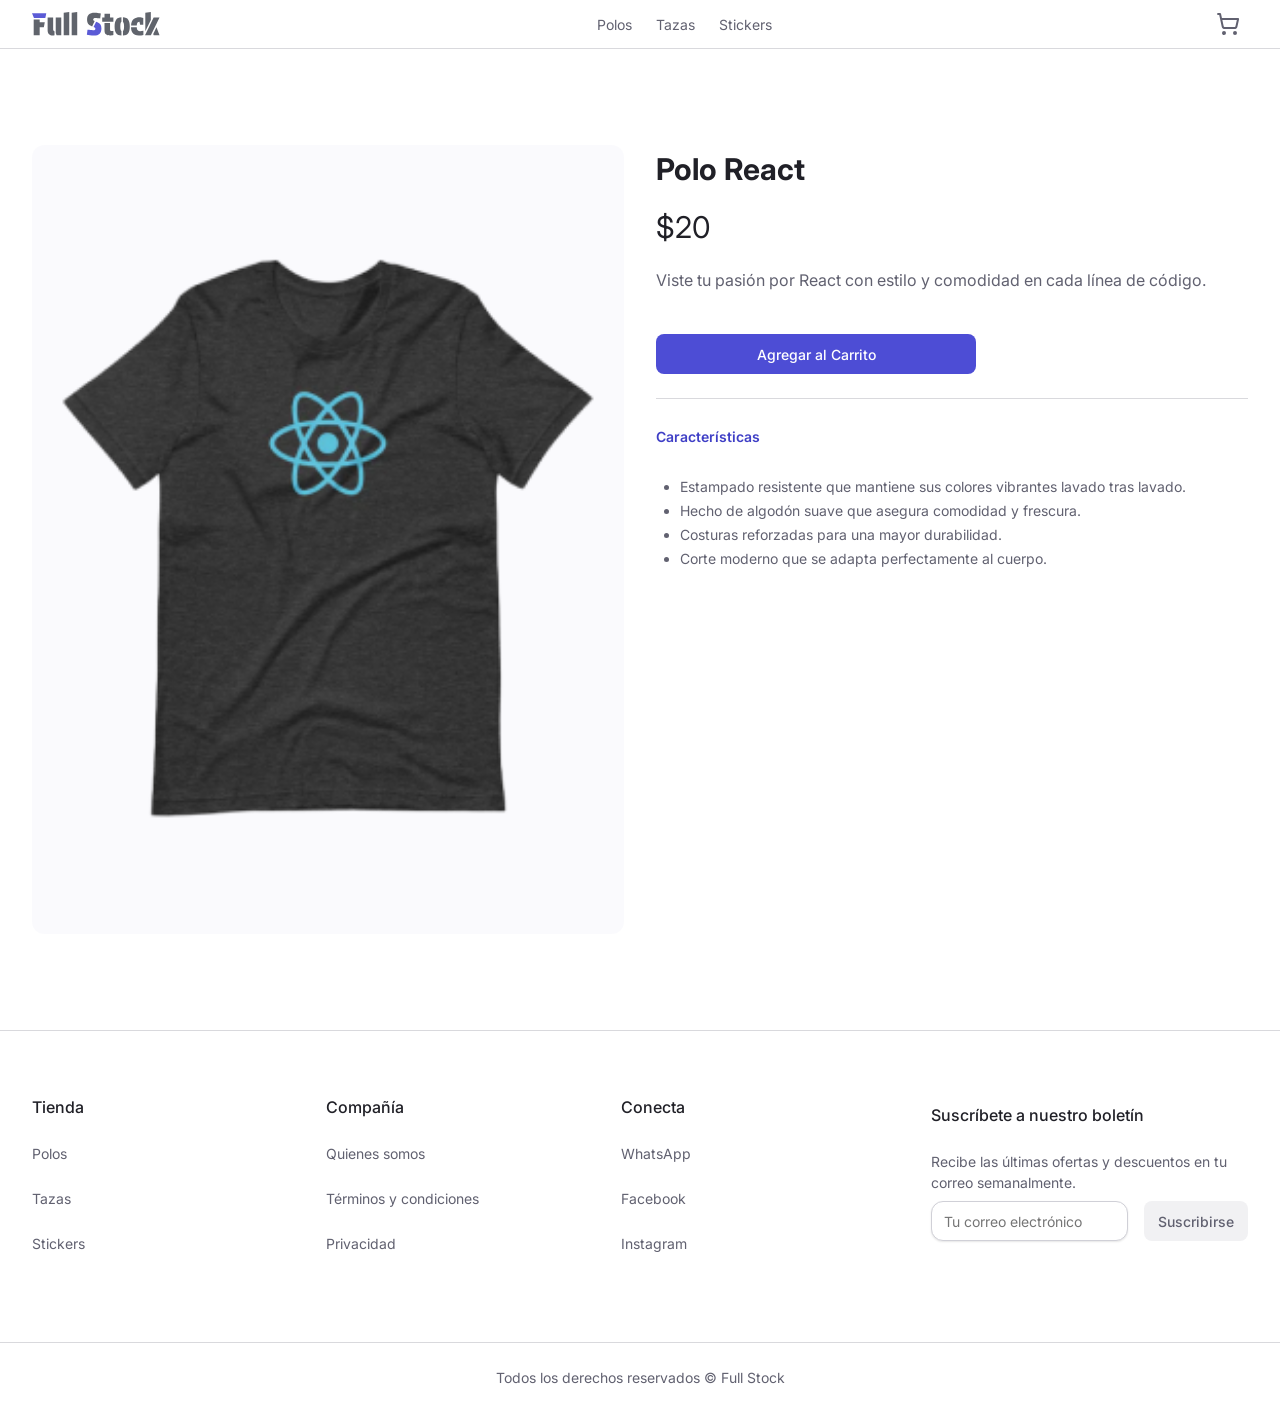
<file: product-detail.html>
<!DOCTYPE html>
<html lang="es">
  <head>
    <meta charset="UTF-8" />
    <meta name="viewport" content="width=device-width, initial-scale=1.0" />
    <title>Full Stock | Polos</title>
    <link rel="preconnect" href="https://fonts.googleapis.com" />
    <link rel="preconnect" href="https://fonts.gstatic.com" crossorigin />
    <link
      href="https://fonts.googleapis.com/css2?family=Inter:wght@100..900&display=swap"
      rel="stylesheet"
    />

    <link rel="stylesheet" href="./css/index.css" />
  </head>
  <body class="vertical-page-layout">
    <header class="header">
      <div class="container container--header">
        <a class="logo-container" href="./index.html">
          <img
            class="header__logo"
            src="./images/Full Stock.svg"
            alt="Logo de FullStock"
            width="128"
          />
        </a>
        <nav class="header__nav">
          <ul class="header__links">
            <li class="header__item header__item--polos">
              <a href="./category-catalog.html" class="header__link">Polos</a>
            </li>
            <li class="header__item header__item--tazas">
              <a href="./tazas.html" class="header__link">Tazas</a>
            </li>
            <li class="header__item header__item--stickers">
              <a href="./stickers.html" class="header__link">Stickers</a>
            </li>
          </ul>
        </nav>
        <a
          href="./cart.html"
          class="button button--ghost button--xl-icon button--shoping-cart"
        >
          <svg
            width="24"
            height="24"
            viewBox="0 0 24 24"
            fill="none"
            xmlns="http://www.w3.org/2000/svg"
          >
            <path
              d="M2.05005 2.05005H4.05005L6.71005 14.47C6.80763 14.9249 7.06072 15.3315 7.42576 15.6199C7.7908 15.9083 8.24495 16.0604 8.71005 16.05H18.49C18.9452 16.0493 19.3865 15.8933 19.7411 15.6079C20.0956 15.3224 20.3422 14.9246 20.4401 14.48L22.09 7.05005H5.12005M9 21C9 21.5523 8.55228 22 8 22C7.44772 22 7 21.5523 7 21C7 20.4477 7.44772 20 8 20C8.55228 20 9 20.4477 9 21ZM20 21C20 21.5523 19.5523 22 19 22C18.4477 22 18 21.5523 18 21C18 20.4477 18.4477 20 19 20C19.5523 20 20 20.4477 20 21Z"
              stroke="currentColor"
              stroke-width="2"
              stroke-linecap="round"
              stroke-linejoin="round"
            />
          </svg>
        </a>
      </div>
    </header>

    <main>
      <section class="section product-detail">
        <div class="container">
          <div class="product-detail__grid">
            <div class="product-detail__image-container">
              <img
                src="./images/category-catalog/polos/polo-react.png"
                alt="Polo negro con logo de React"
                class="product-detail__image"
                width="375"
                height="500"
              />
            </div>
            <div class="product-detail__info">
              <h1 class="product-detail__name">Polo React</h1>
              <p class="product-detail__price">$20</p>
              <p class="product-detail__description">
                Viste tu pasión por React con estilo y comodidad en cada línea
                de código.
              </p>
              <a
                class="button button--lg button--primary button--product-detail"
                href="./cart.html"
              >
                Agregar al Carrito
              </a>
              <hr class="separator separator--product-detail" />
              <div class="product-detail__features">
                <h2 class="product-detail__features-title">Características</h2>
                <ul class="product-detail__features-list">
                  <li class="product-detail__features-item">
                    Estampado resistente que mantiene sus colores vibrantes
                    lavado tras lavado.
                  </li>
                  <li class="product-detail__features-item">
                    Hecho de algodón suave que asegura comodidad y frescura.
                  </li>
                  <li class="product-detail__features-item">
                    Costuras reforzadas para una mayor durabilidad.
                  </li>
                  <li class="product-detail__features-item">
                    Corte moderno que se adapta perfectamente al cuerpo.
                  </li>
                </ul>
              </div>
            </div>
          </div>
        </div>
      </section>
    </main>

    <footer class="footer">
      <section class="section-sm container footer__main-container">
        <nav class="footer__nav">
          <div class="footer__nav-column">
            <h4 class="footer__nav-title">Tienda</h4>
            <ul class="footer__links">
              <li class="footer__link"><a href="./polos.html">Polos</a></li>
              <li class="footer__link"><a href="./tazas.html">Tazas</a></li>
              <li class="footer__link">
                <a href="./stickers.html">Stickers</a>
              </li>
            </ul>
          </div>

          <div class="footer__nav-column">
            <h4 class="footer__nav-title">Compañía</h4>
            <ul class="footer__links">
              <li class="footer__link">
                <a href="./about.html">Quienes somos</a>
              </li>
              <li class="footer__link">
                <a href="./terms.html">Términos y condiciones</a>
              </li>
              <li class="footer__link">
                <a href="./privacy.html">Privacidad</a>
              </li>
            </ul>
          </div>

          <div class="footer__nav-column">
            <h4 class="footer__nav-title">Conecta</h4>
            <ul class="footer__links">
              <li class="footer__link"><a href="#">WhatsApp</a></li>
              <li class="footer__link"><a href="#">Facebook</a></li>
              <li class="footer__link"><a href="#">Instagram</a></li>
            </ul>
          </div>
        </nav>

        <div class="footer__boletin">
          <h4 class="footer__boletin-title">Suscríbete a nuestro boletín</h4>
          <p class="footer__copy">
            Recibe las últimas ofertas y descuentos en tu correo semanalmente.
          </p>
          <form class="form form--footer-newsletter">
            <div class="footer__input-container">
              <label for="footer__input-email" class="sr-only"
                >Correo electrónico</label
              >
              <input
                type="email"
                class="input input--footer-newsletter"
                id="footer__input-email"
                name="footer__input-email"
                placeholder="Tu correo electrónico"
              />
            </div>
            <button class="button button--lg button--secondary">
              Suscribirse
            </button>
          </form>
        </div>
      </section>

      <div class="footer__copyright">
        <p class="footer__copyright-text">
          Todos los derechos reservados &copy; Full Stock
        </p>
      </div>
    </footer>
  </body>
</html>
</file>
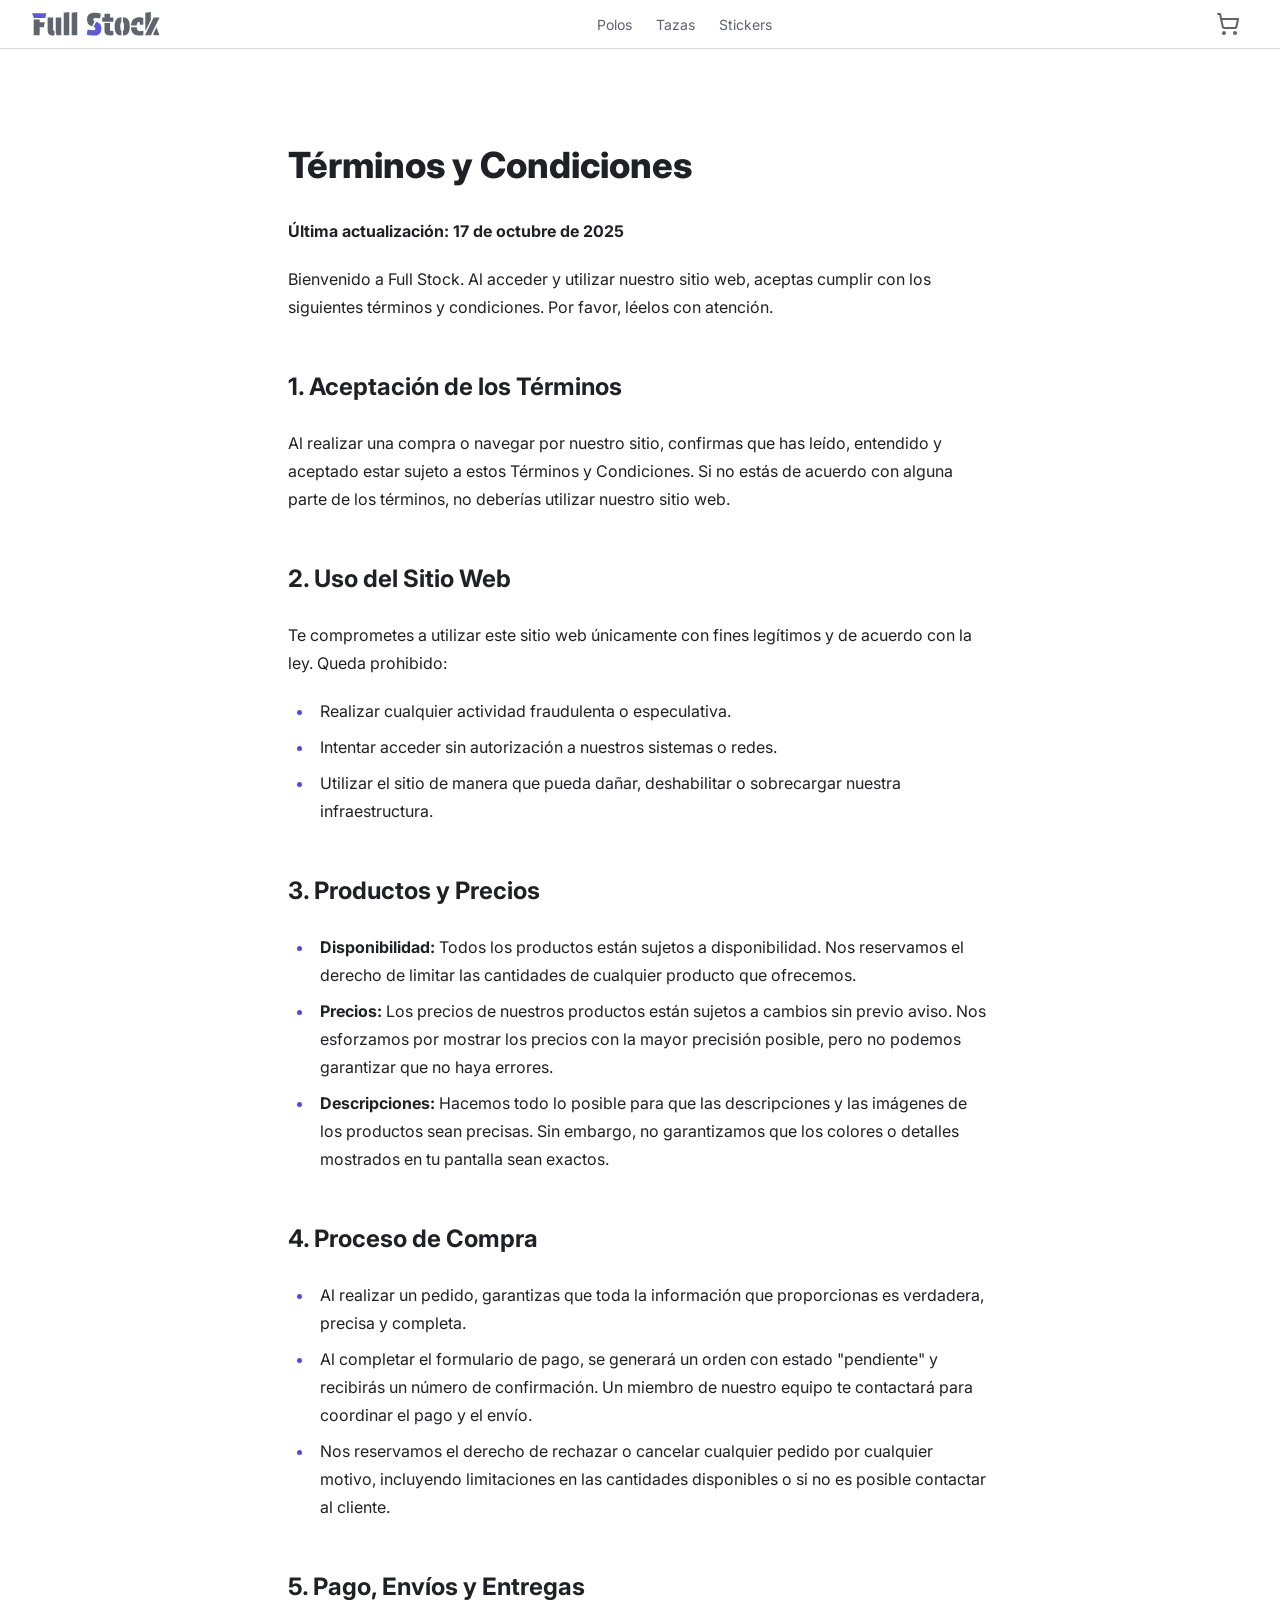
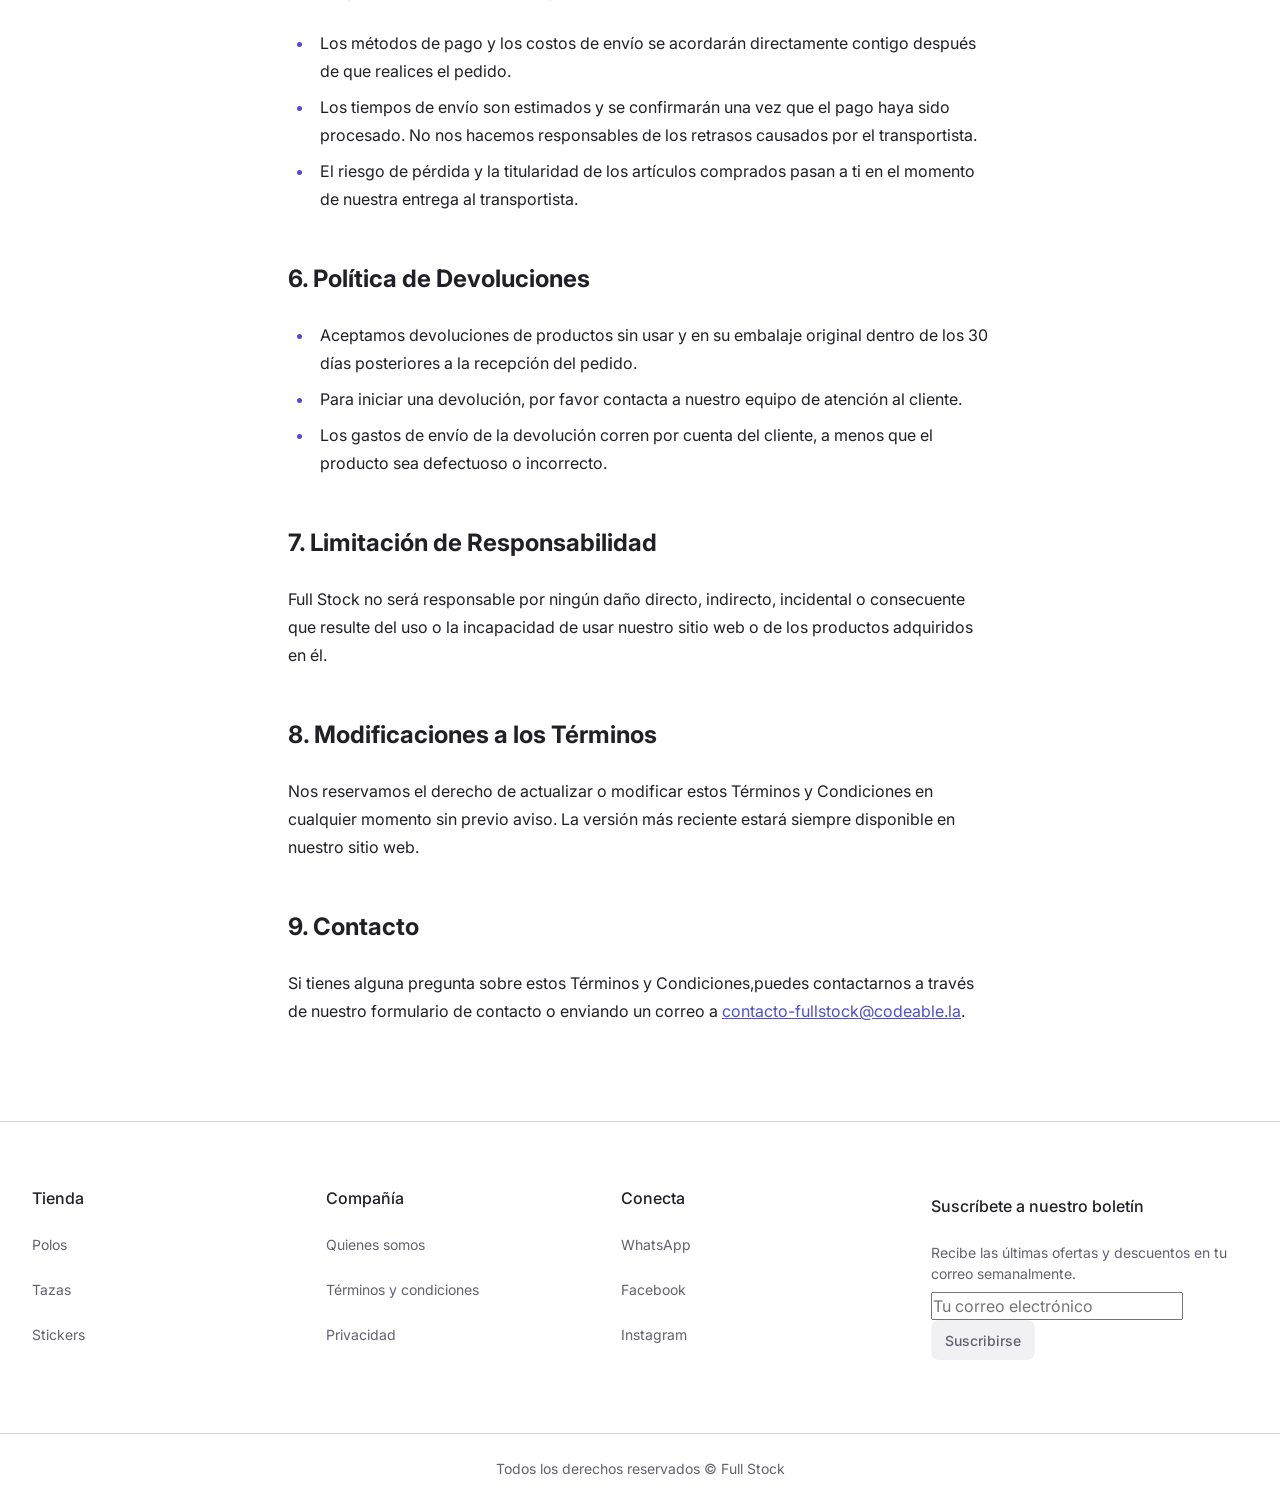
<file: terms.html>
<!DOCTYPE html>
<html lang="es">
  <head>
    <meta charset="UTF-8" />
    <meta name="viewport" content="width=device-width, initial-scale=1.0" />
    <title>Full Stock | Inicio</title>
    <link rel="preconnect" href="https://fonts.googleapis.com" />
    <link rel="preconnect" href="https://fonts.gstatic.com" crossorigin />
    <link
      href="https://fonts.googleapis.com/css2?family=Inter:wght@100..900&display=swap"
      rel="stylesheet"
    />

    <link rel="stylesheet" href="./css/index.css" />
  </head>
  <body class="vertical-page-layout">
    <header class="header">
      <div class="container container--header">
        <a class="logo-container" href="./index.html">
          <img
            class="header__logo"
            src="./images/Full Stock.svg"
            alt="Logo de FullStock"
            width="128"
          />
        </a>
        <nav class="header__nav">
          <ul class="header__links">
            <li class="header__item header__item--polos">
              <a href="./polos.html" class="header__link">Polos</a>
            </li>
            <li class="header__item header__item--tazas">
              <a href="./tazas.html" class="header__link">Tazas</a>
            </li>
            <li class="header__item header__item--stickers">
              <a href="./stickers.html" class="header__link">Stickers</a>
            </li>
          </ul>
        </nav>
        <button class="button button--ghost button--xl-icon">
          <svg
            width="24"
            height="24"
            viewBox="0 0 24 24"
            fill="none"
            xmlns="http://www.w3.org/2000/svg"
          >
            <path
              d="M2.05005 2.05005H4.05005L6.71005 14.47C6.80763 14.9249 7.06072 15.3315 7.42576 15.6199C7.7908 15.9083 8.24495 16.0604 8.71005 16.05H18.49C18.9452 16.0493 19.3865 15.8933 19.7411 15.6079C20.0956 15.3224 20.3422 14.9246 20.4401 14.48L22.09 7.05005H5.12005M9 21C9 21.5523 8.55228 22 8 22C7.44772 22 7 21.5523 7 21C7 20.4477 7.44772 20 8 20C8.55228 20 9 20.4477 9 21ZM20 21C20 21.5523 19.5523 22 19 22C18.4477 22 18 21.5523 18 21C18 20.4477 18.4477 20 19 20C19.5523 20 20 20.4477 20 21Z"
              stroke="currentColor"
              stroke-width="2"
              stroke-linecap="round"
              stroke-linejoin="round"
            />
          </svg>
        </button>
      </div>
    </header>
    <main class="content">
      <section class="section terms">
        <div class="container">
          <div class="terms__item">
            <h1 class="terms__title">Términos y Condiciones</h1>
            <p class="terms__text">
              <strong class="terms__text-strong"
                >Última actualización: 17 de octubre de 2025</strong
              >
            </p>
            <p class="terms__text">
              Bienvenido a Full Stock. Al acceder y utilizar nuestro sitio web,
              aceptas cumplir con los siguientes términos y condiciones. Por
              favor, léelos con atención.
            </p>
          </div>

          <div class="terms__item">
            <h2 class="terms__subtitle">1. Aceptación de los Términos</h2>
            <p class="terms__text">
              Al realizar una compra o navegar por nuestro sitio, confirmas que
              has leído, entendido y aceptado estar sujeto a estos Términos y
              Condiciones. Si no estás de acuerdo con alguna parte de los
              términos, no deberías utilizar nuestro sitio web.
            </p>
          </div>

          <div class="terms__item">
            <h2 class="terms__subtitle">2. Uso del Sitio Web</h2>
            <p class="terms__text">
              Te comprometes a utilizar este sitio web únicamente con fines
              legítimos y de acuerdo con la ley. Queda prohibido:
            </p>
            <ul class="terms__list">
              <li class="terms__list-item">
                Realizar cualquier actividad fraudulenta o especulativa.
              </li>
              <li class="terms__list-item">
                Intentar acceder sin autorización a nuestros sistemas o redes.
              </li>
              <li class="terms__list-item">
                Utilizar el sitio de manera que pueda dañar, deshabilitar o
                sobrecargar nuestra infraestructura.
              </li>
            </ul>
          </div>

          <div class="terms__item">
            <h2 class="terms__subtitle">3. Productos y Precios</h2>
            <ul class="terms__list">
              <li class="terms__list-item">
                <strong class="terms__list-strong">Disponibilidad:</strong>
                Todos los productos están sujetos a disponibilidad. Nos
                reservamos el derecho de limitar las cantidades de cualquier
                producto que ofrecemos.
              </li>
              <li class="terms__list-item">
                <strong class="terms__list-strong">Precios:</strong> Los precios
                de nuestros productos están sujetos a cambios sin previo aviso.
                Nos esforzamos por mostrar los precios con la mayor precisión
                posible, pero no podemos garantizar que no haya errores.
              </li>
              <li class="terms__list-item">
                <strong class="terms__list-strong">Descripciones:</strong>
                Hacemos todo lo posible para que las descripciones y las
                imágenes de los productos sean precisas. Sin embargo, no
                garantizamos que los colores o detalles mostrados en tu pantalla
                sean exactos.
              </li>
            </ul>
          </div>

          <div class="terms__item">
            <h2 class="terms__subtitle">4. Proceso de Compra</h2>
            <ul class="terms__list">
              <li class="terms__list-item">
                Al realizar un pedido, garantizas que toda la información que
                proporcionas es verdadera, precisa y completa.
              </li>
              <li class="terms__list-item">
                Al completar el formulario de pago, se generará un orden con
                estado "pendiente" y recibirás un número de confirmación. Un
                miembro de nuestro equipo te contactará para coordinar el pago y
                el envío.
              </li>
              <li class="terms__list-item">
                Nos reservamos el derecho de rechazar o cancelar cualquier
                pedido por cualquier motivo, incluyendo limitaciones en las
                cantidades disponibles o si no es posible contactar al cliente.
              </li>
            </ul>
          </div>

          <div class="terms__item">
            <h2 class="terms__subtitle">5. Pago, Envíos y Entregas</h2>
            <ul class="terms__list">
              <li class="terms__list-item">
                Los métodos de pago y los costos de envío se acordarán
                directamente contigo después de que realices el pedido.
              </li>
              <li class="terms__list-item">
                Los tiempos de envío son estimados y se confirmarán una vez que
                el pago haya sido procesado. No nos hacemos responsables de los
                retrasos causados por el transportista.
              </li>
              <li class="terms__list-item">
                El riesgo de pérdida y la titularidad de los artículos comprados
                pasan a ti en el momento de nuestra entrega al transportista.
              </li>
            </ul>
          </div>

          <div class="terms__item">
            <h2 class="terms__subtitle">6. Política de Devoluciones</h2>
            <ul class="terms__list">
              <li class="terms__list-item">
                Aceptamos devoluciones de productos sin usar y en su embalaje
                original dentro de los 30 días posteriores a la recepción del
                pedido.
              </li>
              <li class="terms__list-item">
                Para iniciar una devolución, por favor contacta a nuestro equipo
                de atención al cliente.
              </li>
              <li class="terms__list-item">
                Los gastos de envío de la devolución corren por cuenta del
                cliente, a menos que el producto sea defectuoso o incorrecto.
              </li>
            </ul>
          </div>

          <div class="terms__item">
            <h2 class="terms__subtitle">7. Limitación de Responsabilidad</h2>
            <p class="terms__text">
              Full Stock no será responsable por ningún daño directo, indirecto,
              incidental o consecuente que resulte del uso o la incapacidad de
              usar nuestro sitio web o de los productos adquiridos en él.
            </p>
          </div>

          <div class="terms__item">
            <h2 class="terms__subtitle">8. Modificaciones a los Términos</h2>
            <p class="terms__text">
              Nos reservamos el derecho de actualizar o modificar estos Términos
              y Condiciones en cualquier momento sin previo aviso. La versión
              más reciente estará siempre disponible en nuestro sitio web.
            </p>
          </div>

          <div class="terms__item">
            <h2 class="terms__subtitle">9. Contacto</h2>
            <p class="terms__text terms__text--last">
              Si tienes alguna pregunta sobre estos Términos y
              Condiciones,puedes contactarnos a través de nuestro formulario de
              contacto o enviando un correo a
              <a
                href="mailto:contacto-fullstock@codeable.la"
                class="terms__link"
              >
                contacto-fullstock@codeable.la</a
              >.
            </p>
          </div>
        </div>
      </section>
    </main>
    <footer class="footer">
      <section class="section-sm container footer__main-container">
        <nav class="footer__nav">
          <div class="footer__nav-column">
            <h4 class="footer__nav-title">Tienda</h4>
            <ul class="footer__links">
              <li class="footer__link"><a href="./polos.html">Polos</a></li>
              <li class="footer__link"><a href="./tazas.html">Tazas</a></li>
              <li class="footer__link">
                <a href="./stickers.html">Stickers</a>
              </li>
            </ul>
          </div>

          <div class="footer__nav-column">
            <h4 class="footer__nav-title">Compañía</h4>
            <ul class="footer__links">
              <li class="footer__link">
                <a href="./about.html">Quienes somos</a>
              </li>
              <li class="footer__link">
                <a href="./terms.html">Términos y condiciones</a>
              </li>
              <li class="footer__link">
                <a href="./privacy.html">Privacidad</a>
              </li>
            </ul>
          </div>

          <div class="footer__nav-column">
            <h4 class="footer__nav-title">Conecta</h4>
            <ul class="footer__links">
              <li class="footer__link"><a href="#">WhatsApp</a></li>
              <li class="footer__link"><a href="#">Facebook</a></li>
              <li class="footer__link"><a href="#">Instagram</a></li>
            </ul>
          </div>
        </nav>

        <div class="footer__boletin">
          <h4 class="footer__boletin-title">Suscríbete a nuestro boletín</h4>
          <p class="footer__copy">
            Recibe las últimas ofertas y descuentos en tu correo semanalmente.
          </p>
          <form class="footer__input-container">
            <label for="footer-input" class="sr-only">Correo electrónico</label>
            <input
              type="email"
              class="footer__boletin-input"
              id="footer-input"
              placeholder="Tu correo electrónico"
            />
            <button class="button button--lg button--secondary">
              Suscribirse
            </button>
          </form>
        </div>
      </section>

      <div class="footer__copyright">
        <p class="footer__copyright-text">
          Todos los derechos reservados &copy; Full Stock
        </p>
      </div>
    </footer>
  </body>
</html>
</file>
<file: css/index.css>
/* css/index.css */

/* 1. Foundation */
@import url('1_foundation/tokens.css');
@import url('1_foundation/reset.css');
@import url('1_foundation/global.css');

/* 2. Layout */
@import url('2_layout/vertical-page-layout.css');
@import url('2_layout/container.css');
@import url('2_layout/section.css');
@import url('2_layout/section-sm.css');
@import url('2_layout/sidebar-layout.css');

/* 3. Components */
@import url('3_components/header.css');
@import url('3_components/main-nav.css');
@import url('3_components/nav-item.css');

@import url('3_components/hero.css');

@import url('3_components/categories.css');
@import url('3_components/category.css');

@import url('3_components/features.css');
@import url('3_components/feature.css');

@import url('3_components/footer.css');
@import url('3_components/links-group.css');
@import url('3_components/newsletter-form.css');
@import url('3_components/content.css');

@import url('3_components/product-detail.css');
@import url('3_components/price-filter.css');
@import url('3_components/products-grid.css');
@import url('3_components/product.css');

@import url('3_components/cart.css');

@import url('3_components/checkout.css');
@import url('3_components/checkout-form.css');
@import url('3_components/fieldset.css'); /* Extra but necessary because is used on different pages */
@import url('3_components/select.css');

@import url('3_components/form-field.css');
@import url('3_components/input.css');

@import url('3_components/order-confirmation.css');

@import url('3_components/button.css');

/* 4. Utilities */
@import url('4_utilities/utilities.css');
@import url('4_utilities/typography.css');
</file>
